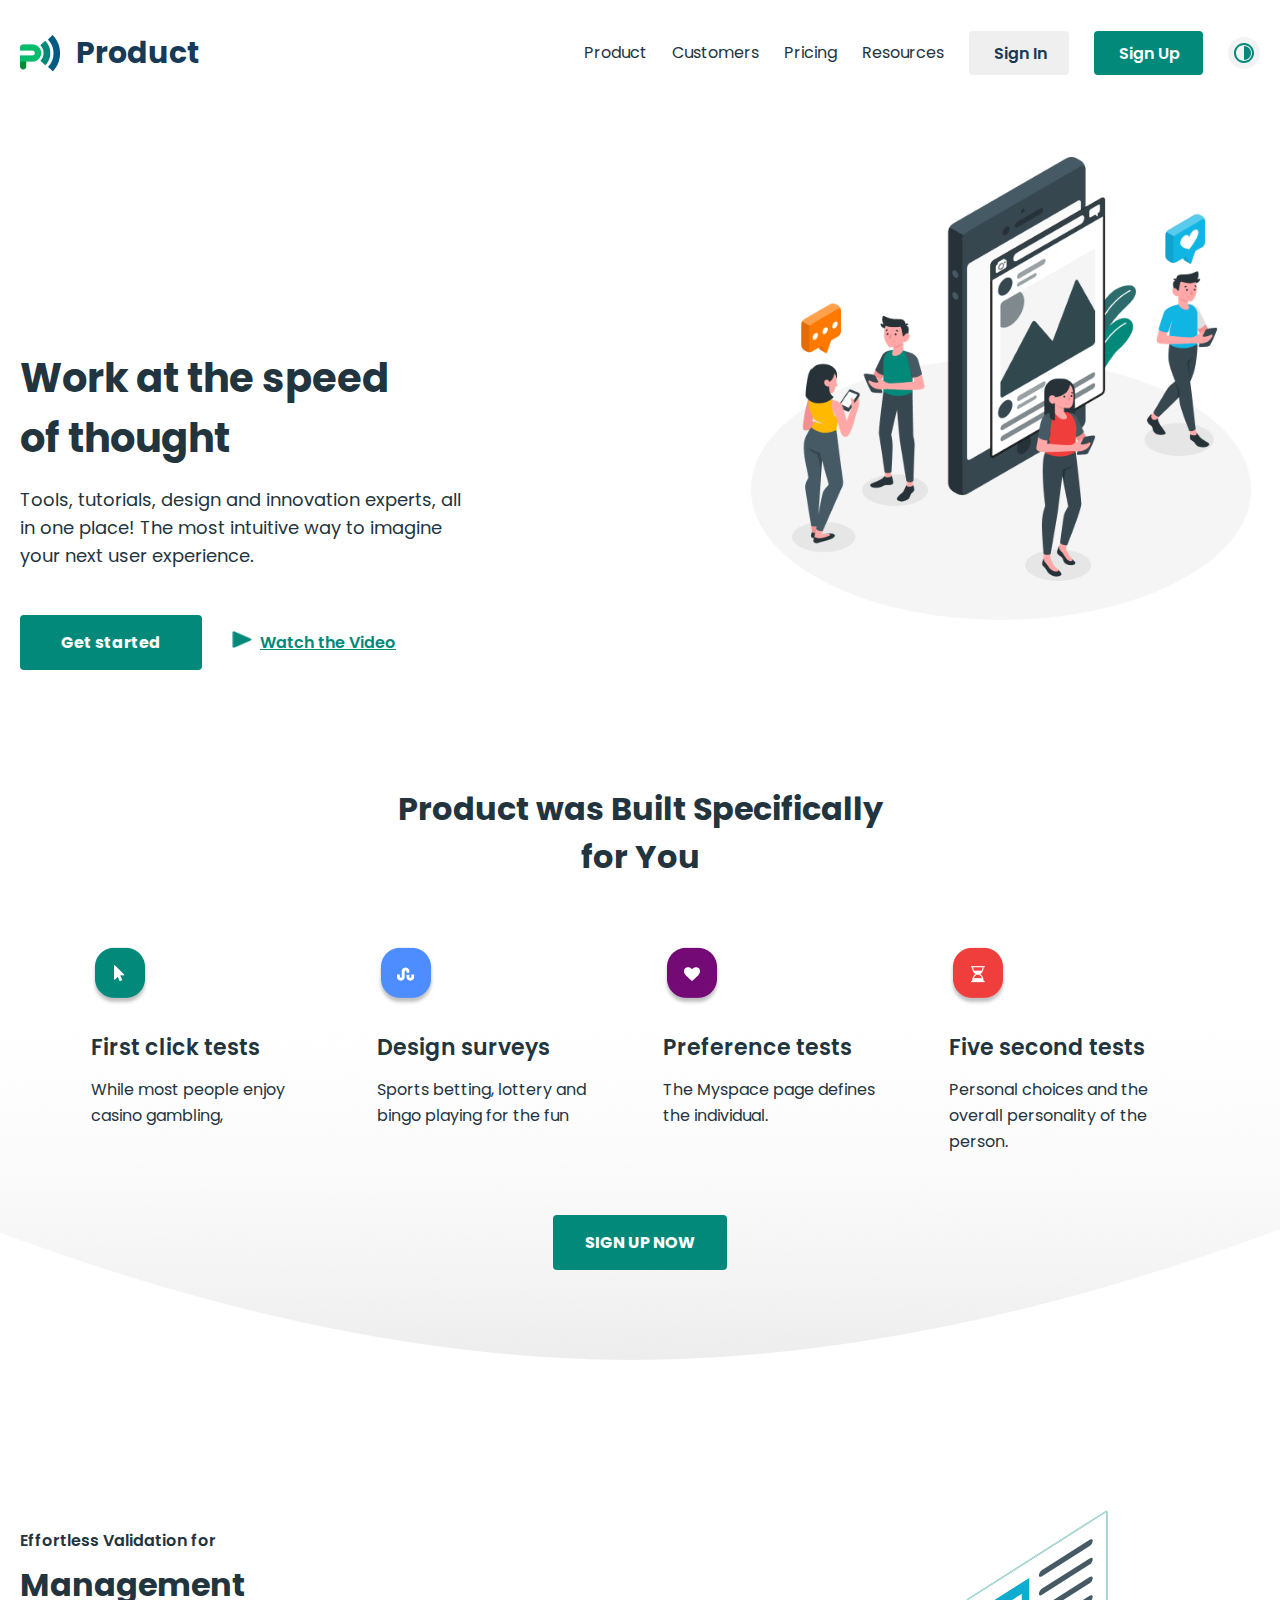
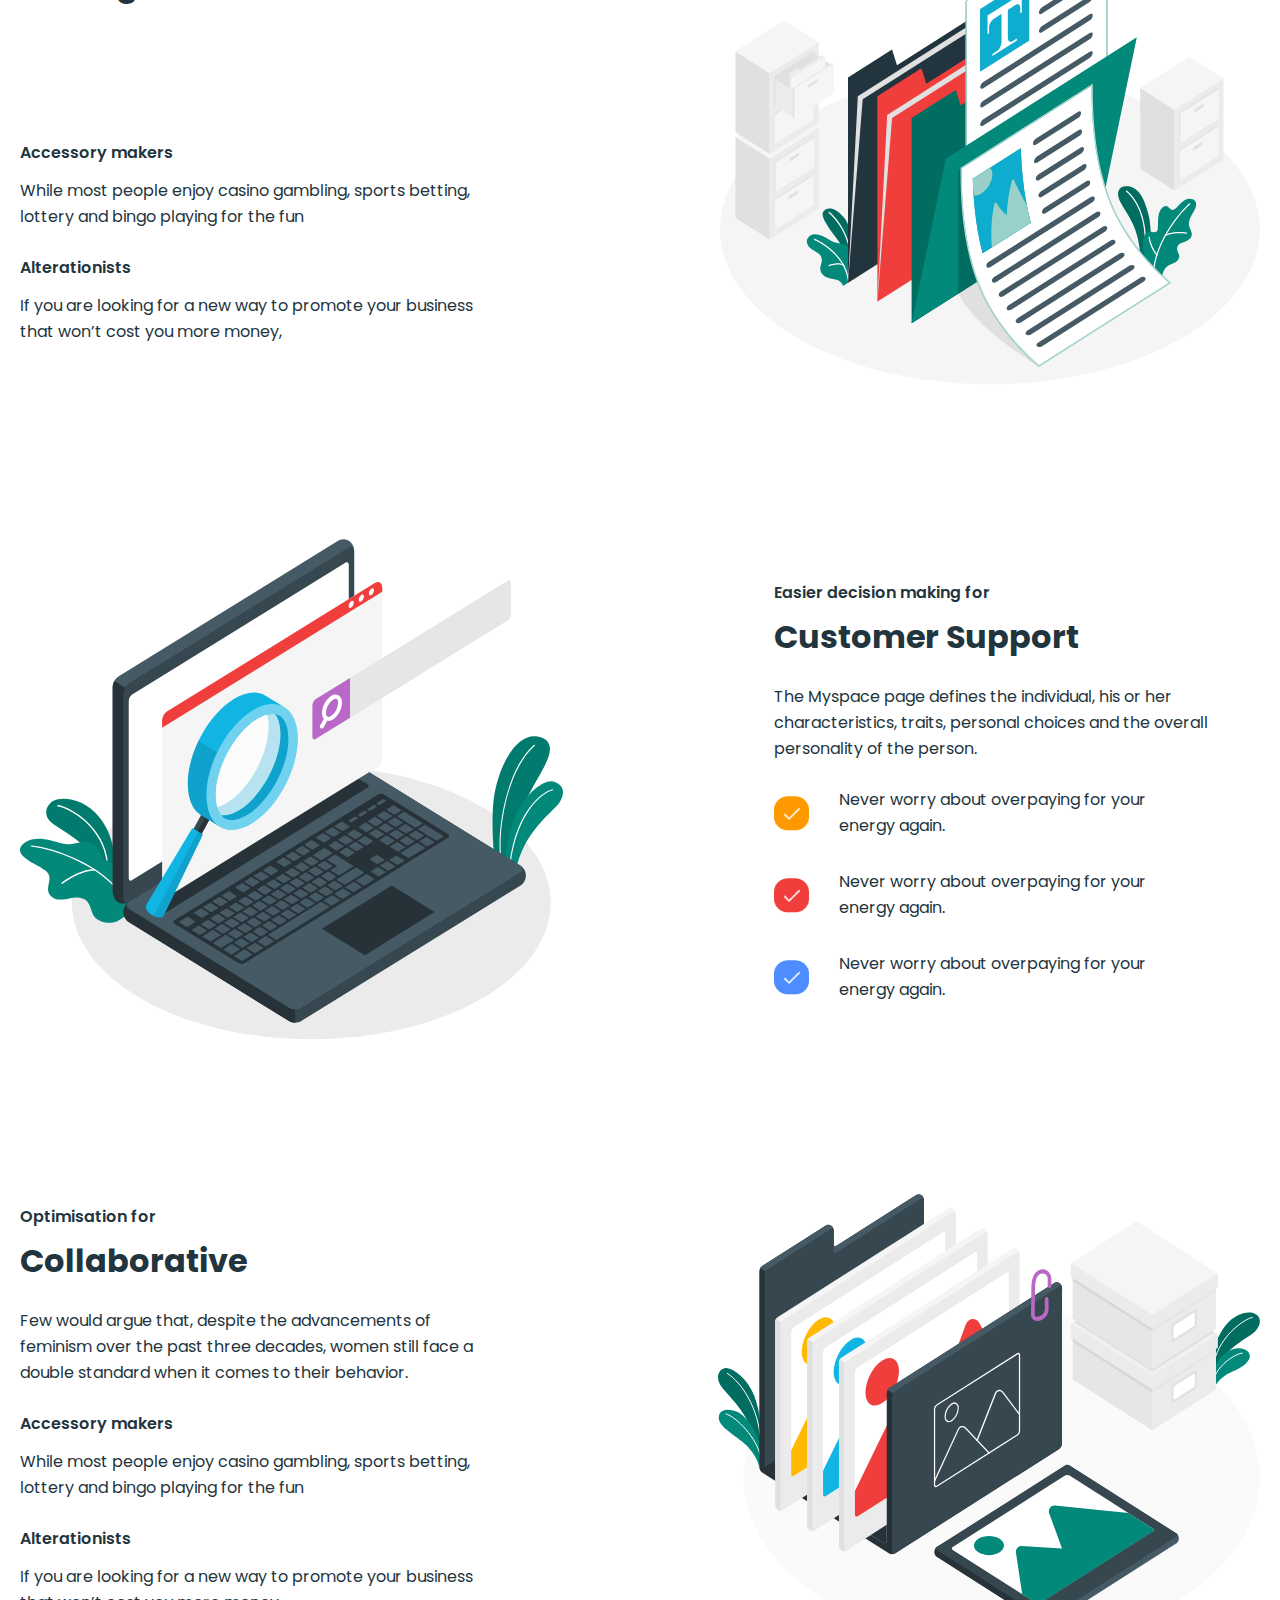
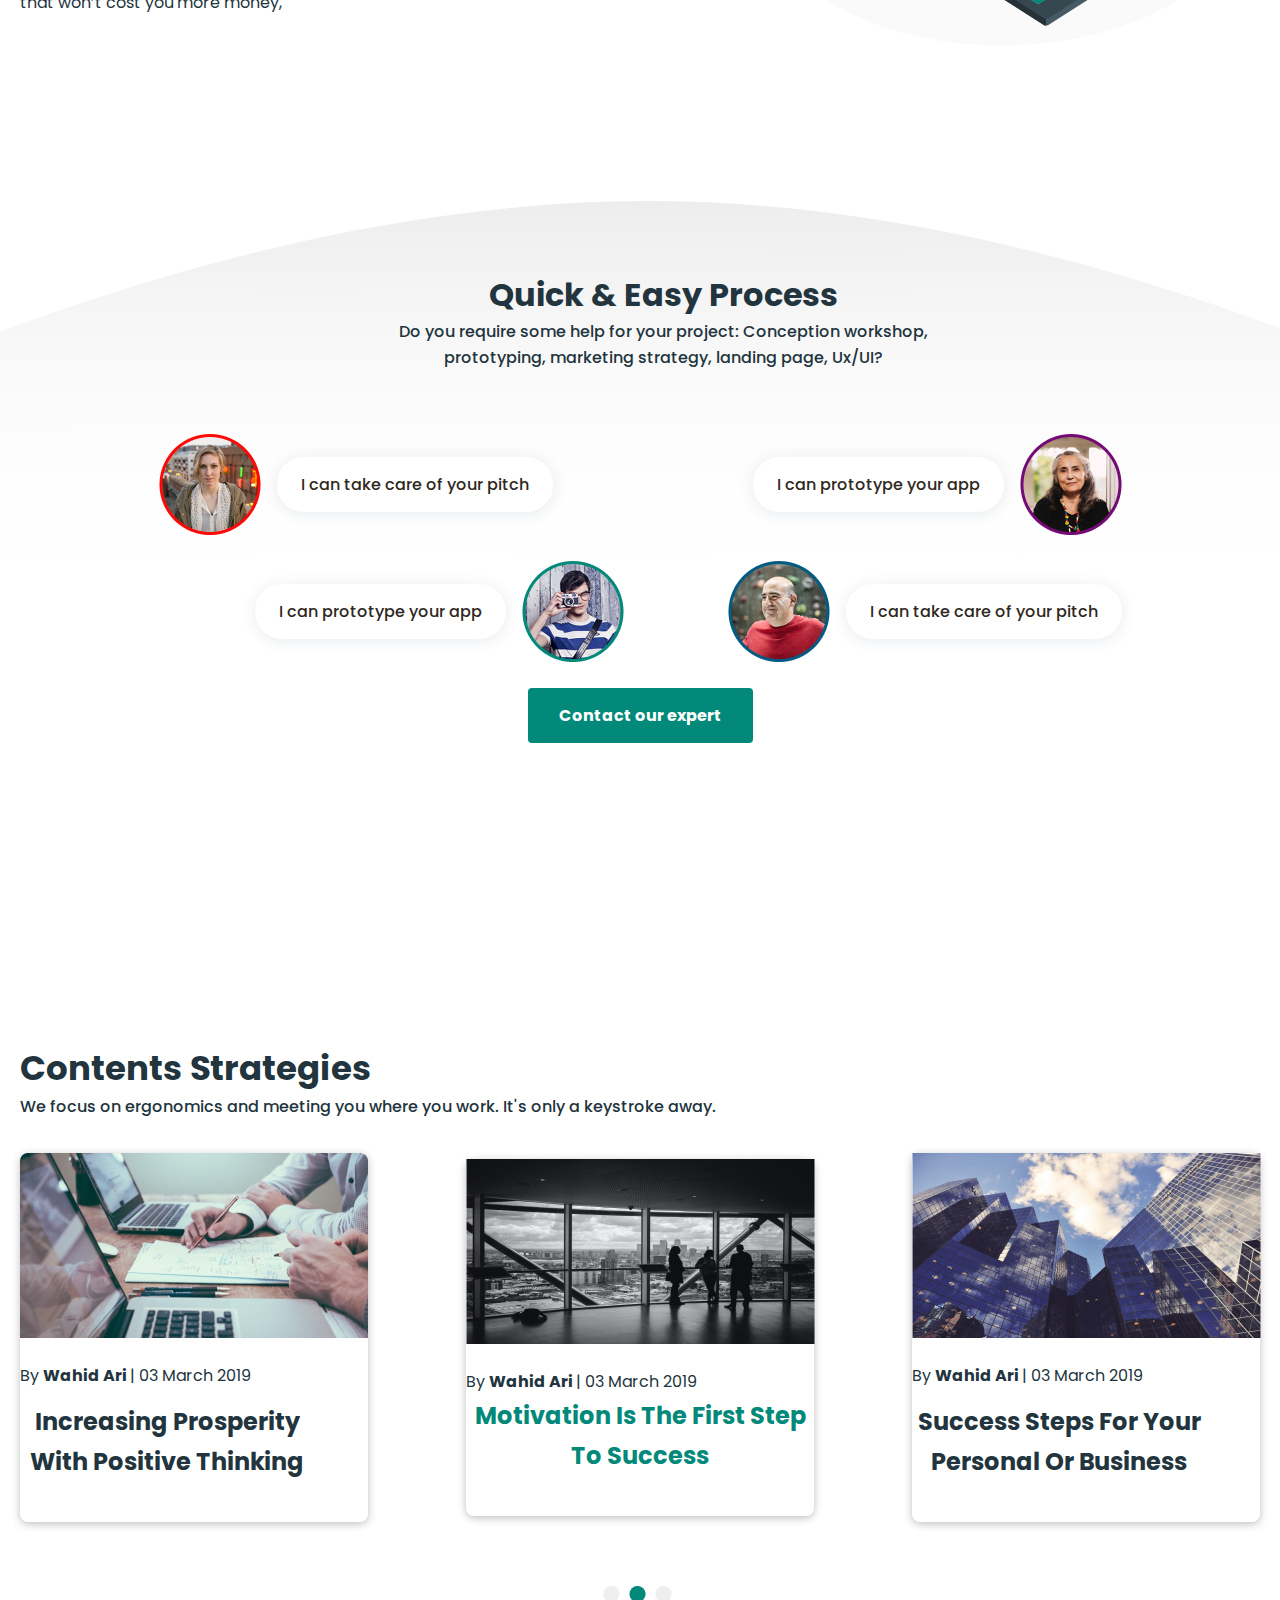
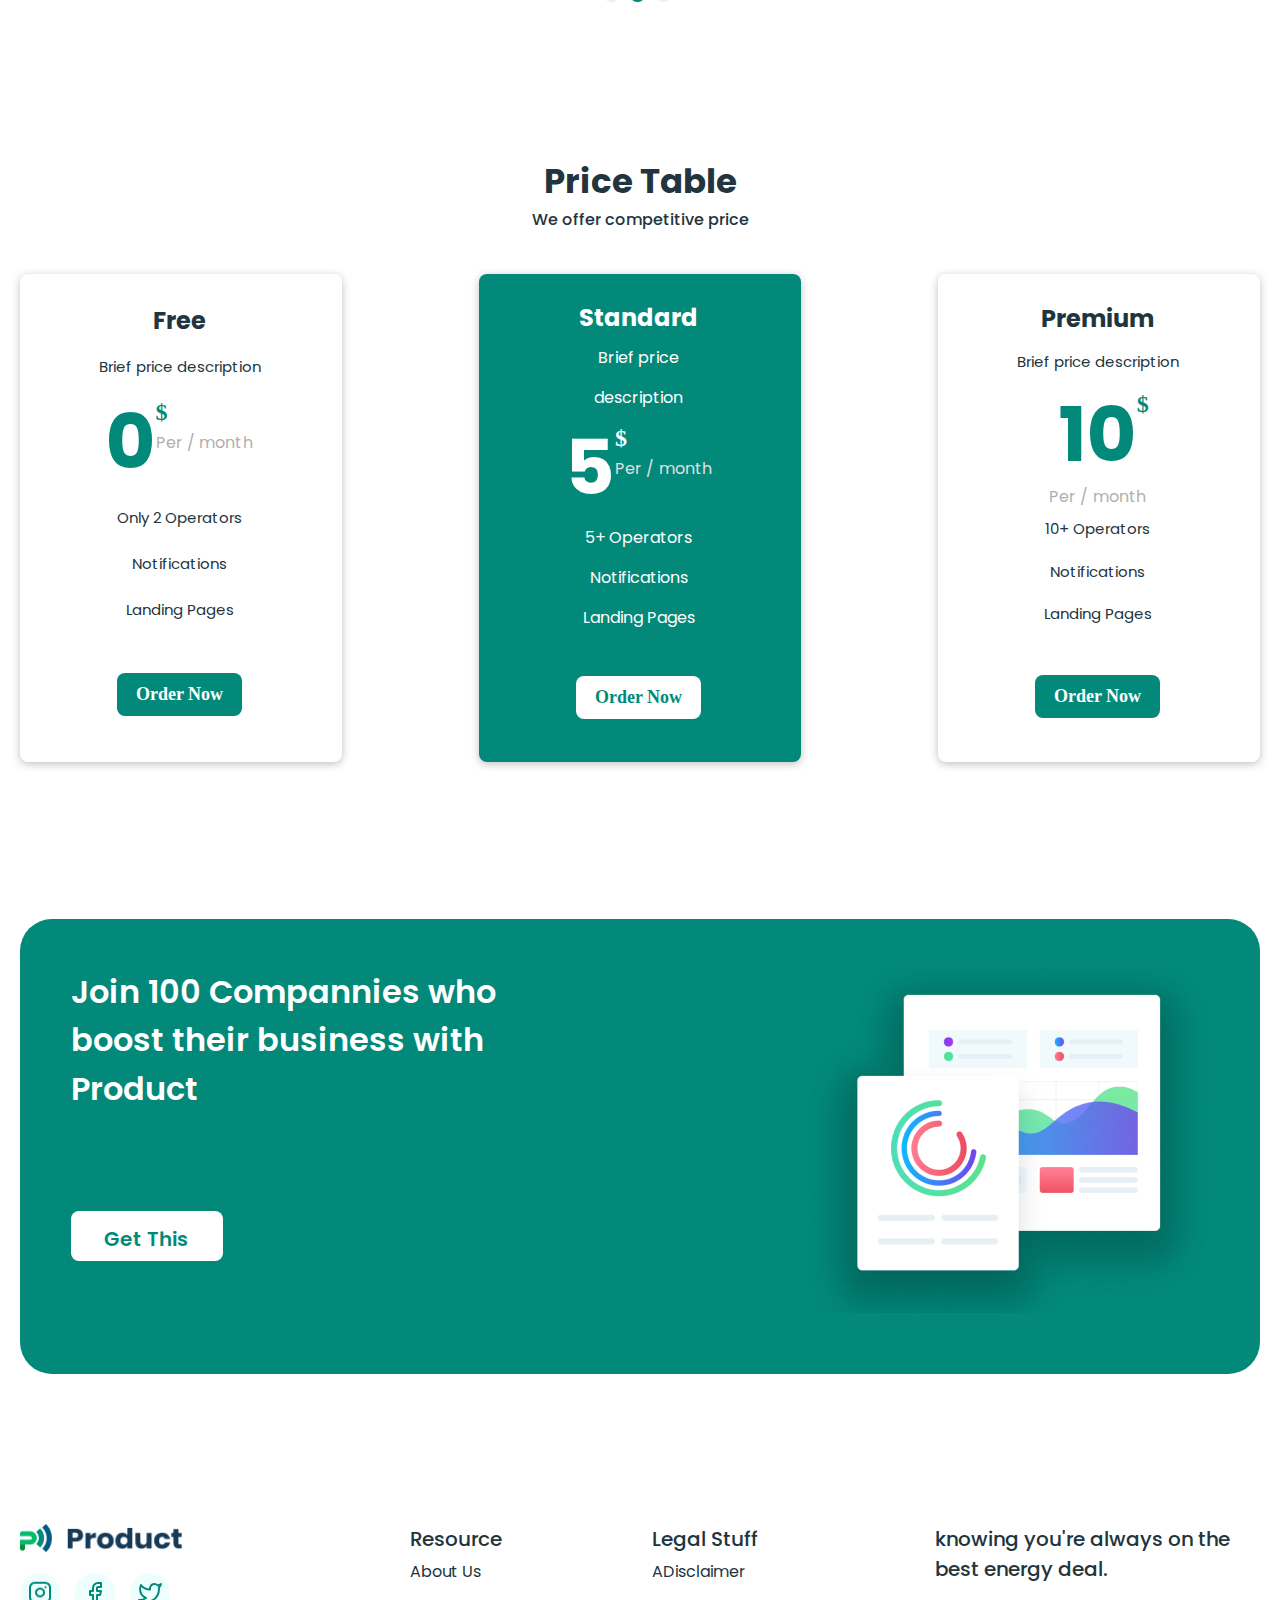
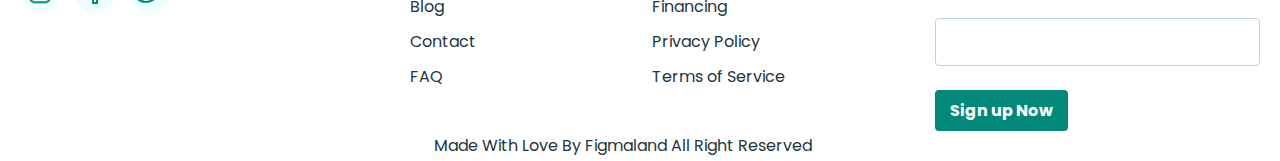
<file: index.html>
<!DOCTYPE html>
<html lang="en">
<head>
    <meta charset="UTF-8">
    <meta name="viewport" content="width=device-width, initial-scale=1.0">
    <title>Document</title>
    <link rel="stylesheet" href="./css/styles.css">
</head>
<body id="body">
    <header class="header" id="header">
        <div class="container">
            <div class="header__wrapper">
                <a href="#body" class="header__left__wrapper">
                    <img src="./img/header__logo.png" alt="">
                    <h1 class="header__left_header">
                        Product
                    </h1>
                </a>
                <div class="header__right_wrapper">
                    <ul class="header__list">
                        <li class="header__item">
                            <a class="header__item" href="/">Product</a>
                        </li>
                        <li class="header__item">
                            <a class="header__item" href="./customers.html">Customers</a>
                        </li>
                        <li class="header__item">
                            <a class="header__item" href="./pricing.html">Pricing</a>
                        </li>
                        <li class="header__item">
                            <a class="header__item" href="./recoursec.html">Resources</a>
                        </li>
                    </ul>
                    
                    <button class="header__btn-1">
                        Sign In
                    </button>
                    <button class="header__btn-2">
                        Sign Up
                    </button>
                    
                    <span class="header__span" id="darkmode">
                        
                    </span>
                    
                    
                </div>
                <img class="header__burger" src="./img/menu.png" alt="">
            </div>
        </div>
    </header>
    <main>
        <section class="at" id="at">
            <div class="container">
                <div class="at__wrapper">
                    <h2 class="at__header">
                        Work at the speed of thought
                    </h2>
                    <p class="at__text">
                        Tools, tutorials, design and innovation experts, all in one place! The most intuitive way to
                        imagine your next user experience.
                    </p>
                    <button class="at__btn">
                        Get started
                    </button>
                    <img class="at_img" width="20" height="17px" src="./img/Triangle Copy 6.png" alt="">
                    <a class="at__link" href="/">
                        Watch the Video
                    </a>
                </div>
            </div>
        </section>
        <section class="for">
            <div class="container">
                <div class="for__wrapper">
                    <h2 class="for_header">
                        Product was Built Specifically for You
                    </h2>
                    <ol class="for__list">
                        <li class="for__item">
                            <img src="./img/for__item.png" alt="">
                            <h3 class="for__list-header">
                                First click tests
                            </h3>
                            <p class="for__item-text">
                                While most people enjoy casino gambling,
                            </p>
                        </li>
                        <li class="for__item">
                            <img src="./img/for__item-2.png" alt="">
                            <h3 class="for__list-header">
                                Design surveys
                            </h3>
                            <p class="for__item-text">
                                Sports betting, lottery and bingo playing for the fun
                            </p>
                        </li>
                        <li class="for__item">
                            <img src="./img/for__item-3.png" alt="">
                            <h3 class="for__list-header">
                                Preference tests
                            </h3>
                            <p class="for__item-text">
                                The Myspace page defines the individual.
                            </p>
                        </li>
                        <li class="for__item">
                            <img src="./img/for__item-4.png" alt="">
                            <h3 class="for__list-header">
                                Five second tests
                            </h3>
                            <p class="for__item-text">
                                Personal choices and the overall personality of the person.
                            </p>
                        </li>
                    </ol>
                    <button class="for__btn">
                        SIGN UP NOW
                    </button>
                </div>
            </div>
        </section>
        <section class="man">
            <div class="container">
                <div class="man__wrapper">
                    <ol class="man__list">
                        <li class="man__item">
                            
                            
                            <div class="man__top-wrapper">
                                <p class="man__top_left-text">
                                    Effortless Validation for
                                </p>
                                <h2 class="man__top_left_header">
                                    Management
                                </h2>
                                <h4 class="man__top_left-header-2">
                                    Accessory makers
                                </h4>
                                <p class="man__top_left-text-2">
                                    While most people enjoy casino gambling, sports betting, lottery and bingo playing
                                    for
                                    the fun
                                </p>
                                <h4 class="man__top_left-header-2">
                                    Alterationists
                                </h4>
                                <p class="man__top_left-text-2">
                                    If you are looking for a new way to promote your business that won’t cost you more
                                    money,
                                </p>
                            </div>
                            
                            <div class="man__item_img-wrapper">
                                <img class="man__item_img" src="./img/amico.svg" alt="">
                            </div>
                            
                        </li>
                        
                        <li class="man__item">
                            
                            <div class="man__top-wrapper">
                                <p class="man__top_left-text">
                                    Easier decision making for
                                </p>
                                <h2 class="man__center_left_header">
                                    Customer Support
                                </h2>
                                
                                <p class="man__top_left-text-2">
                                    The Myspace page defines the individual, his or her characteristics, traits,
                                    personal
                                    choices and the overall personality of the person.
                                </p>
                                
                                <ol class="man__center_list">
                                    <li class="man__center_item">
                                        <img class="man_center_img" src="./img/man__center-1.png" alt="">
                                        <p class="man_center_text">
                                            Never worry about overpaying for your energy again.
                                        </p>
                                    </li>
                                    
                                    <li class="man__center_item">
                                        <img class="man_center_img" src="./img/man__center-2.png" alt="">
                                        <p class="man_center_text">
                                            Never worry about overpaying for your energy again.
                                        </p>
                                    </li>
                                    
                                    <li class="man__center_item">
                                        <img class="man_center_img" src="./img/man__center-3.png" alt="">
                                        <p class="man_center_text">
                                            Never worry about overpaying for your energy again.
                                        </p>
                                    </li>
                                </ol>
                                
                            </div>
                            
                            
                            <div class="man__item_img-wrapper">
                                <img class="man__item_img" src="./img/amico-2.svg" alt="">
                            </div>
                            
                            
                        </li>
                        
                        
                        
                        <li class="man__item">
                            <div class="man__top-wrapper">
                                <p class="man__top_left-text">
                                    Optimisation for
                                </p>
                                <h2 class="man__bottom_left_header">
                                    Collaborative
                                </h2>
                                <p class="man__top_left-text-2">
                                    Few would argue that, despite the advancements of feminism over the past three
                                    decades,
                                    women still face a double standard when it comes to their behavior.
                                </p>
                                <h4 class="man__top_left-header-2">
                                    Accessory makers
                                </h4>
                                <p class="man__top_left-text-2">
                                    While most people enjoy casino gambling, sports betting, lottery and bingo playing
                                    for
                                    the fun
                                </p>
                                <h4 class="man__top_left-header-2">
                                    Alterationists
                                </h4>
                                <p class="man__top_left-text-2">
                                    If you are looking for a new way to promote your business that won’t cost you more
                                    money,
                                </p>
                            </div>
                            
                            <div class="man__item_img-wrapper">
                                <img class="man__item_img" src="./img/amico-3.svg" alt="">
                            </div>
                            
                        </li>
                    </ol>
                    
                    
                    
                </div>
            </div>
        </section>
        
        <section class="can">
            <div class="container">
                <div class="can__wrapper">
                    <div class="can__top_wrapper">
                        <h2 class="can__header">
                            Quick & Easy Process
                        </h2>
                        <p class="can__text">
                            Do you require some help for your project: Conception workshop, prototyping, marketing
                            strategy, landing page, Ux/UI?
                        </p>
                    </div>
                    <div class="can__bottom_wrapper">
                        <ol class="can__b_list">
                            <li class="can__b_item">
                                <img class="can__b_img-1" src="./img/Avator-1.png" alt="">
                                <p class="can__b_text">
                                    I can take care of your pitch
                                </p>
                            </li>
                            
                            <li class="can__b_item">
                                <p class="can__b_text">
                                    I can prototype your app
                                </p>
                                <img class="can__b_img-2" src="./img/Avator-2.png" alt="">
                                
                            </li>
                            
                            <li class="can__b_item-2">
                                <p class="can__b_text">
                                    I can prototype your app
                                </p>
                                <img class="can__b_img-2" src="./img/Avator3.png" alt="">
                                
                            </li>
                            <li class="can__b_item">
                                <img class="can__b_img-1" src="./img/Avator4.png" alt="">
                                <p class="can__b_text">
                                    I can take care of your pitch
                                </p>
                            </li>
                            
                        </ol>
                        
                    </div>
                    <div class="can__btn-wrapper">
                        <button class="can__b_btn">
                            Contact our expert
                        </button>
                    </div>
                </div>
            </div>
        </section>
        <section class="con">
            <div class="container">
                <div class="con__wrapper">
                    <h2 class="con__header">
                        Contents Strategies
                    </h2>
                    <p class="con__text">
                        We focus on ergonomics and meeting you where you work. It's only a keystroke away.
                    </p>
                    <ol class="con__list">
                        <li class="con__item">
                            <img src="./img/con__img-1.png" alt="">
                            <p class="con__item_text">
                                By <span class="con__item_text-span">
                                    Wahid Ari
                                </span>
                                | 03 March 2019
                            </p>
                            <h3 class="con__item_header">
                                Increasing Prosperity With Positive Thinking
                            </h3>
                        </li>
                        
                        <li class="con__item">
                            <img src="./img/con__img-2.png" alt="">
                            <p class="con__item_text">
                                By <span class="con__item_text-span">
                                    Wahid Ari
                                </span>
                                | 03 March 2019
                            </p>
                            <h3 class="con__item_header-2">
                                Motivation Is The First Step To Success
                            </h3>
                        </li>
                        
                        <li class="con__item">
                            <img src="./img/con__img-3.png" alt="">
                            <p class="con__item_text">
                                By <span class="con__item_text-span">
                                    Wahid Ari
                                </span>
                                | 03 March 2019
                            </p>
                            <h3 class="con__item_header">
                                Success Steps For Your Personal Or Business
                            </h3>
                        </li>
                    </ol>
                    <img class="carosolt" src="./img/carosolt.png" alt="">
                </div>
            </div>
        </section>
        
        <section class="we">
            <div class="container">
                <div class="we__wrapper">
                    
                    <h2 class="we__header">
                        Price Table
                    </h2>
                    <p class="we__text">
                        We offer competitive price
                    </p>
                    
                    
                    <ol class="we__list">
                        <li class="we__item">
                            <h3 class="we__item_header">
                                Free
                            </h3>
                            <p class="we__item__text-1">
                                Brief price description
                            </p>
                            <p class="we__item__text-2">
                                0
                            </p>
                            <sup class="we__item__text-3">
                                $
                            </sup>
                            <p class="we__item__text-4">
                                Per / month
                            </p>
                            <p class="we__item__text-1">
                                Only 2 Operators
                            </p>
                            <p class="we__item__text-1">
                                Notifications
                            </p>
                            <p class="we__item__text-1">
                                Landing Pages
                            </p>
                            <button class="we__item_btn">
                                Order Now
                            </button>
                        </li>
                        
                        <li class="we__item-1">
                            <h3 class="we__item_header-1-1">
                                Standard
                            </h3>
                            <p class="we__item__text-1-1">
                                Brief price description
                            </p>
                            <p class="we__item__text-2-1">
                                5
                            </p>
                            <sup class="we__item__text-3-1">
                                $
                            </sup>
                            <p class="we__item__text-4-1">
                                Per / month
                            </p>
                            <p class="we__item__text-1-1">
                                5+ Operators
                            </p>
                            <p class="we__item__text-1-1">
                                Notifications
                            </p>
                            <p class="we__item__text-1-1">
                                Landing Pages
                            </p>
                            <button class="we__item_btn-1">
                                Order Now
                            </button>
                        </li>
                        
                        <li class="we__item">
                            <h3 class="we__item_header">
                                Premium
                            </h3>
                            <p class="we__item__text-1">
                                Brief price description
                            </p>
                            <p class="we__item__text-2">
                                10
                            </p>
                            <sup class="we__item__text-3">
                                $
                            </sup>
                            <p class="we__item__text-4">
                                Per / month
                            </p>
                            <p class="we__item__text-1">
                                10+ Operators
                            </p>
                            <p class="we__item__text-1">
                                Notifications
                            </p>
                            <p class="we__item__text-1">
                                Landing Pages
                            </p>
                            <button class="we__item_btn">
                                Order Now
                            </button>
                        </li>
                    </ol>
                </div>
            </div>
        </section>
        
        <section class="who">
            <div class="container">
                <div class="who__wrapper">
                    <div class="who__wrapper-2">
                        <h2 class="who__header">
                            Join 100 Compannies who boost their business with Product
                        </h2>
                        
                        <button class="who__btn">
                            Get This
                        </button>
                    </div>
                    
                    <div>
                        <img class="who__img" src="./img/screen.png" alt="">
                    </div>
                </div>
            </div>
        </section>
    </main>
    
    <footer class="footer">
        <div class="container">
            <div class="footer__wrapper">
                <div class="footer__top_wrapper">
                    
                    <a class="footer__left_wrapper" href="/">
                        <img class="footer__left_img-11" width="163" height="29px" src="./img/product.png" alt="">
                        <img class="footer__left_img-1" width="40" height="40" src="./img/footer-1.png" alt="">
                        <img class="footer__left_img-2" width="40" height="40" src="./img/footer-2.svg" alt="">
                        <img class="footer__left_img-3" width="40" height="40" src="./img/footer-3.svg" alt="">
                    </a>
                    
                </div>
                <div class="footer__center__wrapper">
                    <ol class="footer__list">
                        <li class="footer__item">
                            <h2 class="footer__item_header">
                                Resource
                            </h2>
                            <ul class="footer__item_list">
                                <li class="footer__item_item">
                                    <a class="footer__item_item" href="/#body">About Us</a>
                                </li>
                                <li class="footer__item_item">
                                    <a class="footer__item_item" href="/">Blog</a>
                                </li>
                                <li class="footer__item_item">
                                    <a class="footer__item_item" href="/">Contact</a>
                                </li>
                                <li class="footer__item_item">
                                    <a class="footer__item_item" href="/">FAQ</a>
                                </li>
                            </ul>
                        </li>
                        
                        <li class="footer__item">
                            <h2 class="footer__item_header">
                                Legal Stuff
                            </h2>
                            <ul class="footer__item_list">
                                <li class="footer__item_item">
                                    <a class="footer__item_item" href="/">ADisclaimer</a>
                                </li>
                                <li class="footer__item_item">
                                    <a class="footer__item_item" href="/">Financing</a>
                                </li>
                                <li class="footer__item_item">
                                    <a class="footer__item_item" href="/">Privacy Policy</a>
                                </li>
                                <li class="footer__item_item">
                                    <a class="footer__item_item" href="/">Terms of Service</a>
                                </li>
                            </ul>
                        </li>
                    </ol>
                    <div class="footer__right_wrapper">
                        <h2 class="footer__right_header">
                            knowing you're always on the best energy deal.
                        </h2>
                        <input type="text" class="footer__right_input">
                        
                        <button class="footer__right_btn">
                            Sign up Now
                        </button>
                    </div>
                </div>
                
                <div class="footer__bottom">
                    <h2 class="footer__bottom_header">
                        Made With Love By Figmaland All Right Reserved
                    </h2>
                </div>
            </div>
        </footer>


        <script src="./js/index.js"></script>
    </body>
    
    </html>
</file>
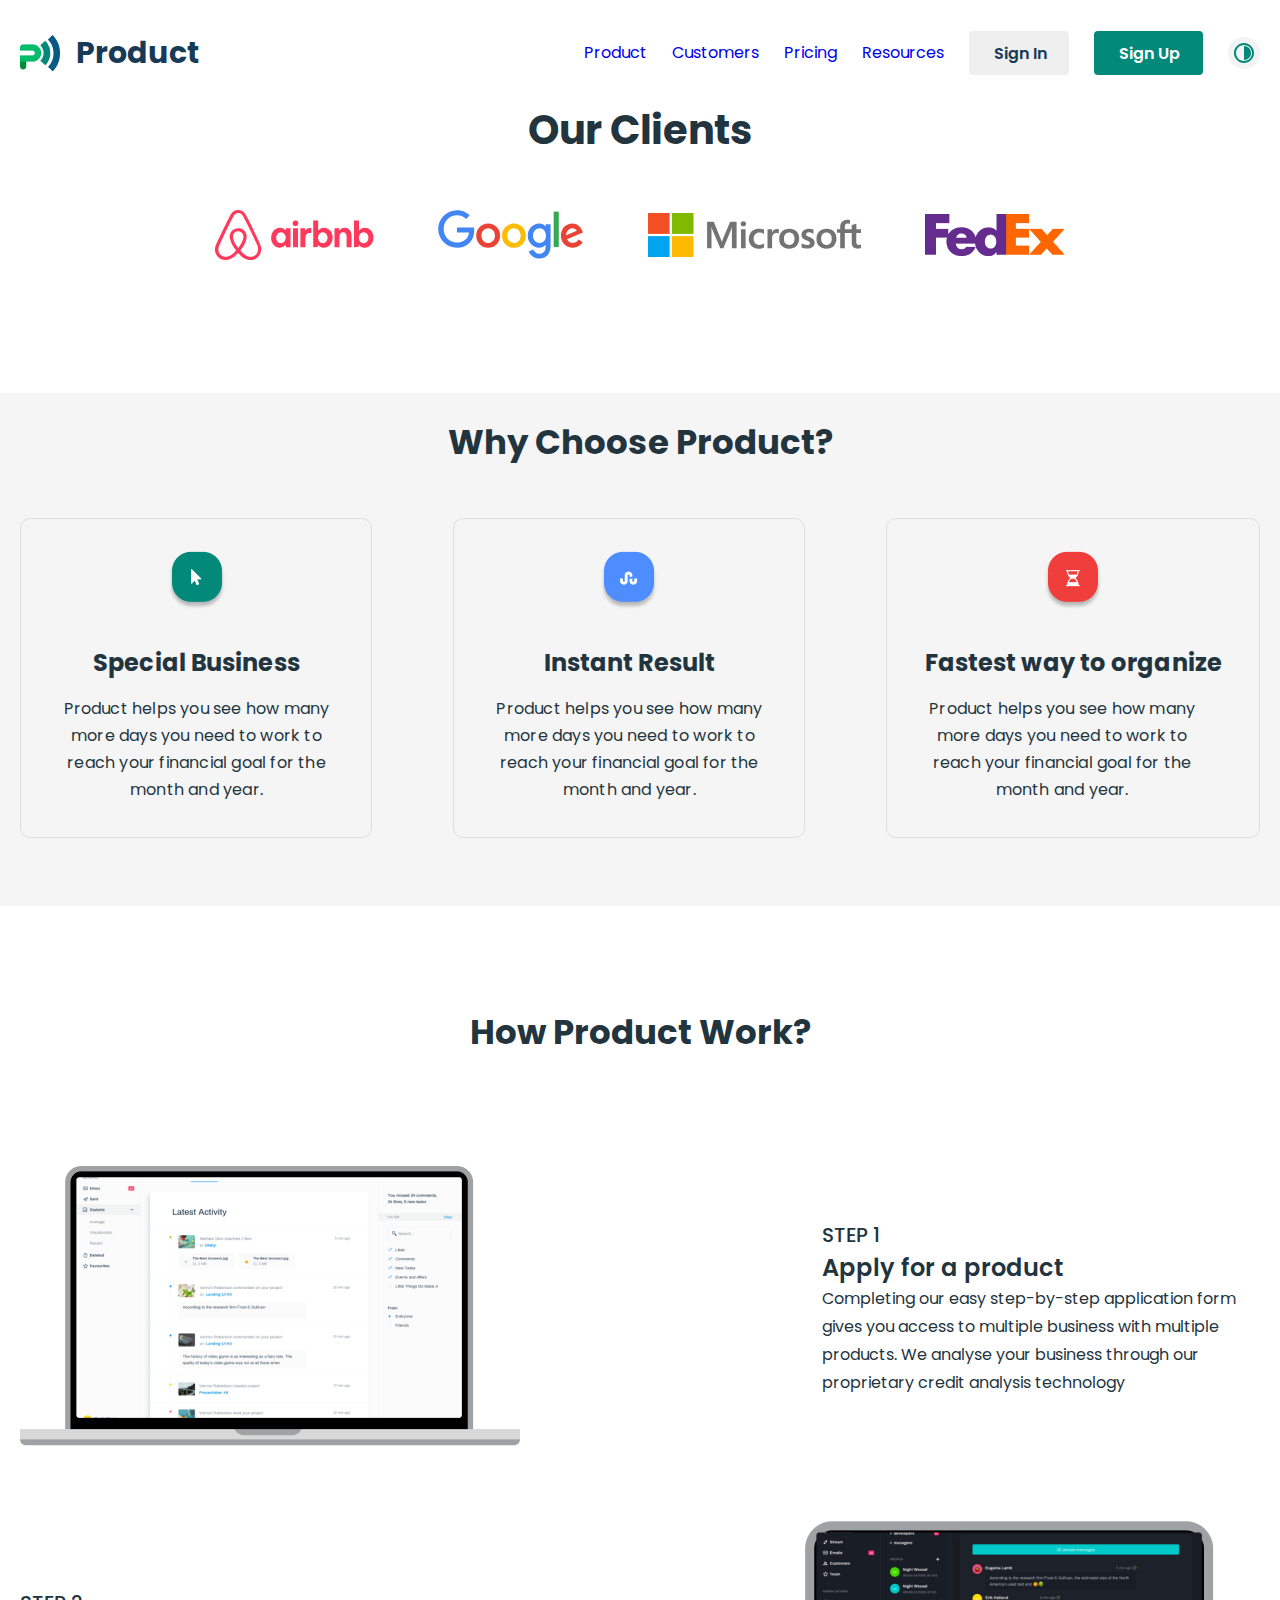
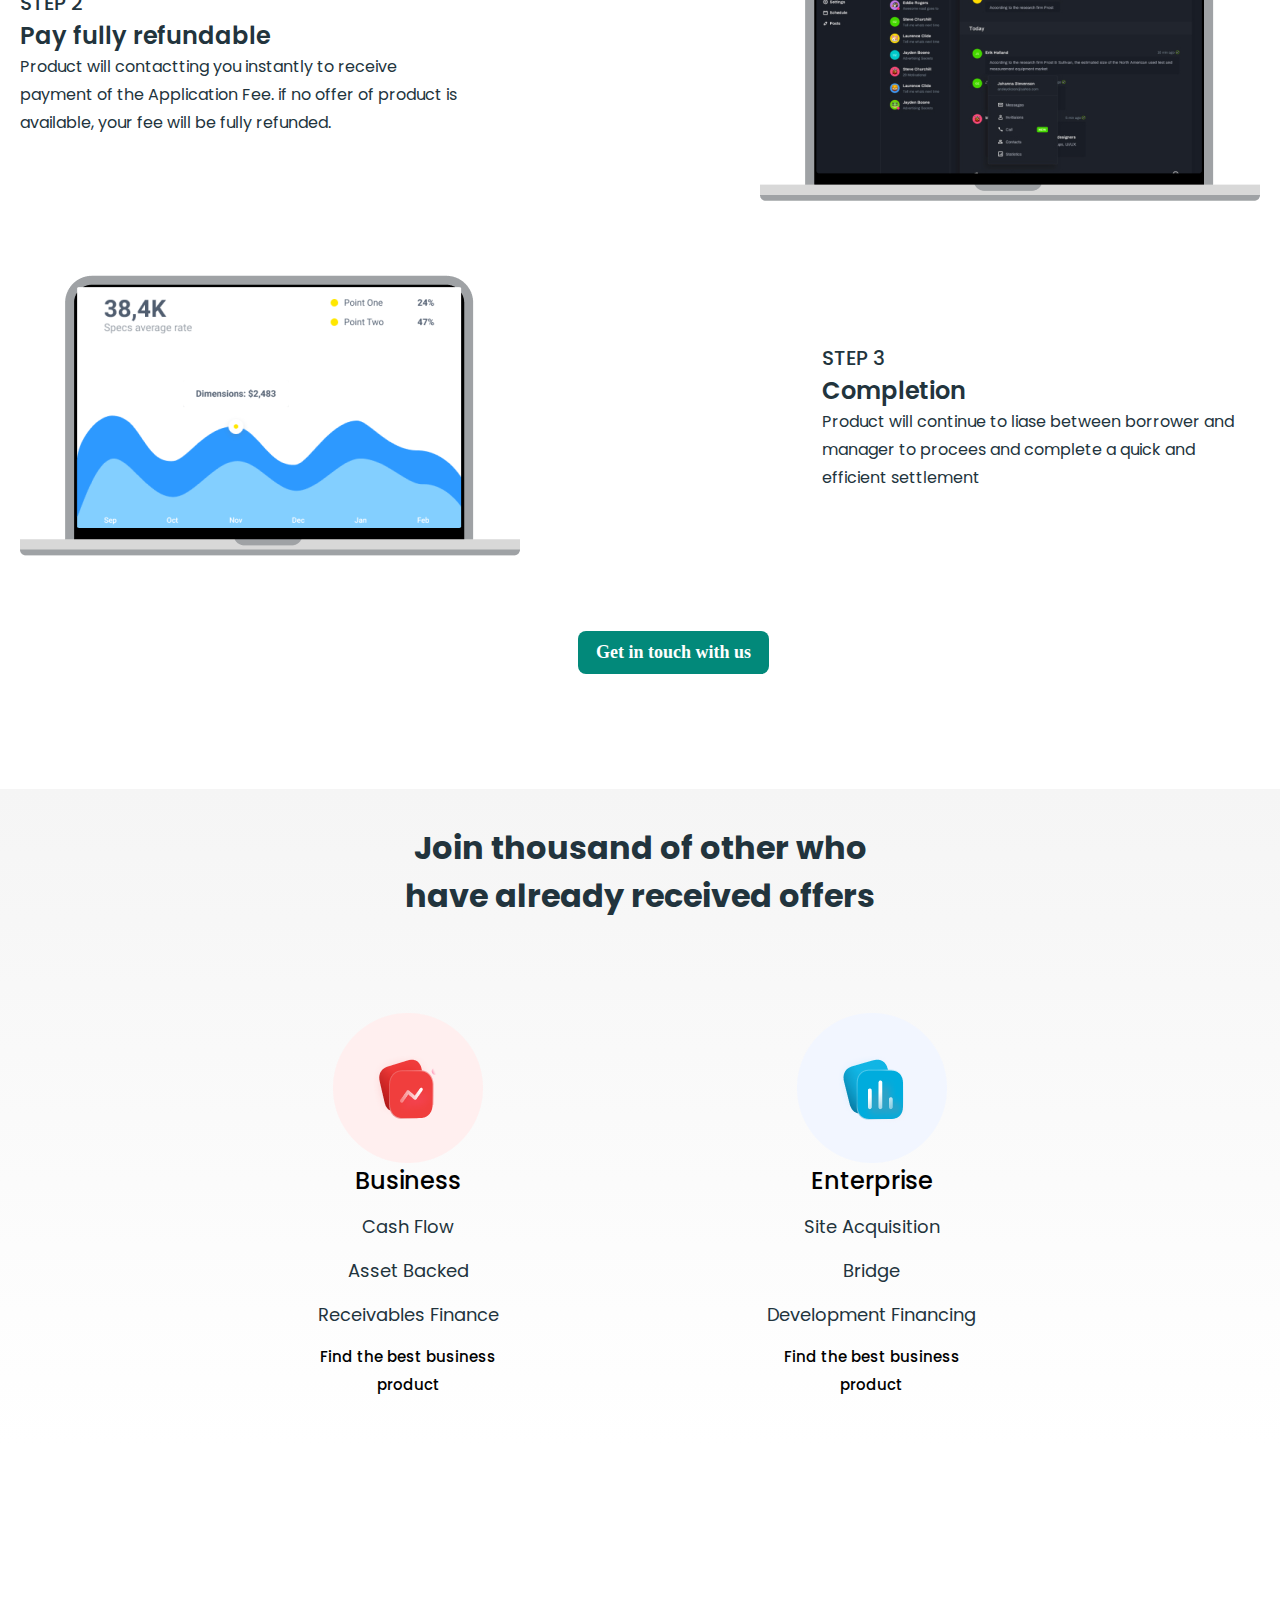
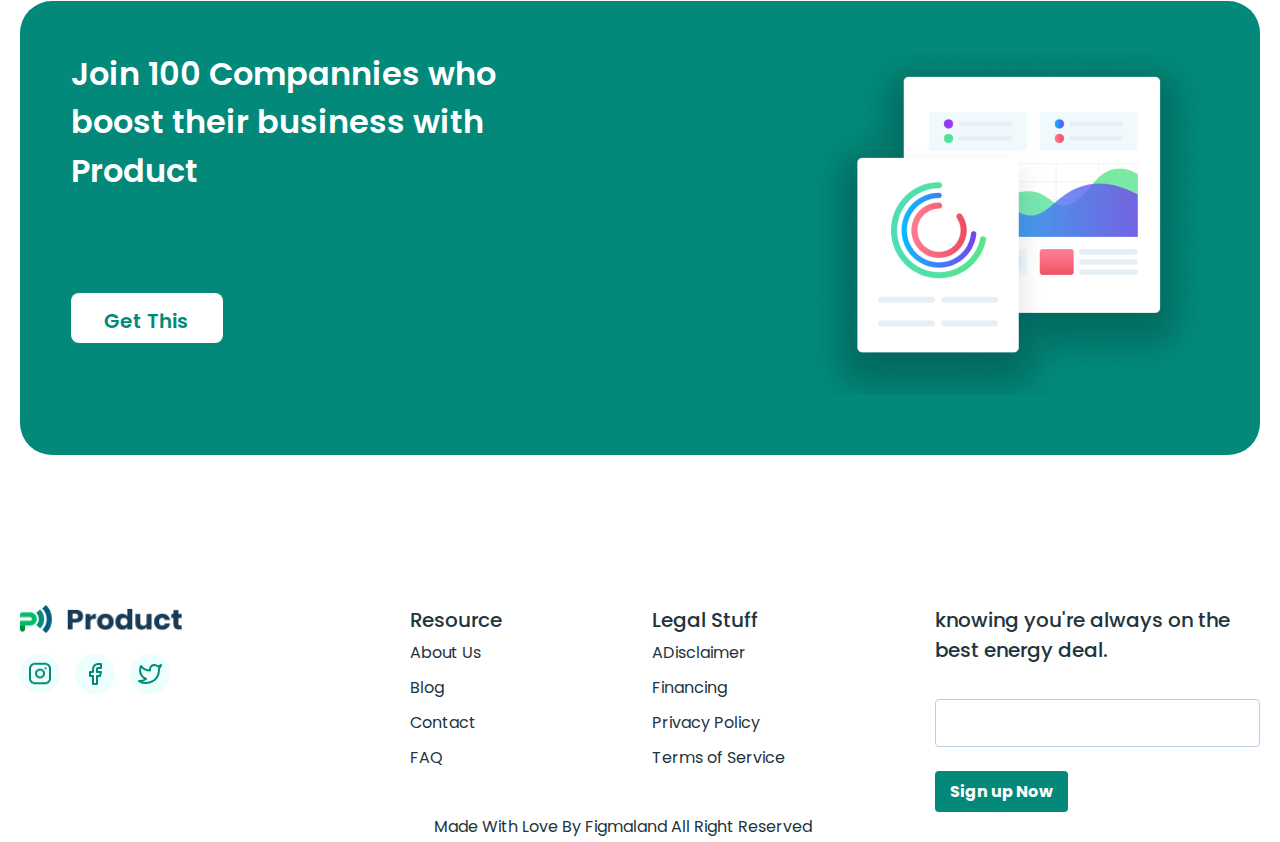
<file: customers.html>
<!DOCTYPE html>
<html lang="ru">
<head>
    <meta charset="UTF-8">
    <meta name="viewport" content="width=device-width, initial-scale=1.0">
    <title>Document</title>
    <link rel="stylesheet" href="./css/styles.css">
</head>
<body>
    <header class="header">
        <div class="container">
            <div class="header__wrapper">
                <div class="header__left__wrapper">
                    <img src="./img/header__logo.png" alt="">
                    <h1 class="header__left_header">
                        Product
                    </h1>
                </div>
                <div class="header__right_wrapper">
                    <ul class="header__list">
                        <li class="header__item">
                            <a class="header__item_link" href="/">Product</a>
                        </li>
                        <li class="header__item">
                            <a class="header__item_link" href="./customers.html">Customers</a>
                        </li>
                        <li class="header__item">
                            <a class="header__item_link" href="./pricing.html">Pricing</a>
                        </li>
                        <li class="header__item">
                            <a class="header__item_link" href="./recoursec.html">Resources</a>
                        </li>
                    </ul>
                    
                    <button class="header__btn-1">
                        Sign In
                    </button>
                    <button class="header__btn-2">
                        Sign Up
                    </button>
                    
                    <span class="header__span">
                        
                    </span>
                    
                    
                </div>
                <img class="header__burger" src="./img/menu.png" alt="">  
            </div>
        </div>
    </header>
    <section class="our">
        <div class="container">
            <div class="our__wrapper">
                <h2 class="our__header">
                    Our Clients
                </h2>
                
                <a href="/" class="our_img-wrapper">
                    <img src="./img/our-q-1.svg" alt="">
                    <img src="./img/our-q-2.svg" alt="">
                    <img class="img-2" src="./img/our-q-3.svg" alt="">
                    <img src="./img/our-q-4.png" alt="">
                </a>
            </div>
        </div>
    </section>
    
    <section class="why">
        <div class="container">
            <div class="why__wrapper">
                <h2 class="why__header">
                    Why Choose Product?
                </h2>
                <ol class="why__list">
                    <li class="why__item">
                        <img src="./img/for__item.png" alt="">
                        <h2 class="why__item_header">
                            Special Business
                        </h2>
                        
                        <p class="why__item_text">
                            Product helps you see how many more days you need to work to reach your financial goal for the month and year.
                        </p>
                    </li>
                    <li class="why__item">
                        <img src="./img/for__item-2.png" alt="">
                        <h2 class="why__item_header">
                            Instant Result
                        </h2>
                        
                        <p class="why__item_text">
                            Product helps you see how many more days you need to work to reach your financial goal for the month and year.
                        </p>
                    </li>
                    <li class="why__item">
                        <img src="./img/for__item-4.png" alt="">
                        <h2 class="why__item_header">
                            Fastest way to organize
                        </h2>
                        
                        <p class="why__item_text">
                            Product helps you see how many more days you need to work to reach your financial goal for the month and year.
                        </p>
                    </li>
                </ol>
            </div>
        </div>
    </section>
    
    <section class="how">
        <div class="container">
            <div class="how__wrapper">
                <h2 class="how__header">
                    How Product Work?
                </h2>
                
                <ol class="how__list">
                    <li class="how__item">
                        <div>
                            <img class="how__img" src="./img/mac1.png" alt="">
                        </div>

                        <div>
                            <h4 class="how__item__header-1">
                                STEP 1
                            </h4>
                            <h2 class="how__item__header-2">
                                Apply for a product
                            </h2>
                            <p class="how__item__text">
                                Completing our easy step-by-step application form gives you access to multiple business with multiple products. We analyse your business through our proprietary credit analysis technology 
                            </p>
                        </div>

                        
                    </li>
                    
                    <li class="how__item">
                        <div>
                            <img class="how__img" src="./img/mac2.png" alt="">
                        </div>


                        <div>
                            <h4 class="how__item__header-1">
                                STEP 2
                            </h4>
                            <h2 class="how__item__header-2">
                                Pay fully refundable
                            </h2>
                            <p class="how__item__text">
                                Product will contactting you instantly to receive payment of the Application Fee. if no offer of product is available, your fee will be fully refunded.
                            </p>
                        </div>


                    </li>
                    
                    <li class="how__item">

                        <div>
                            <img class="how__img" src="./img/mac3.png" alt="">
                        </div>

                        <div>
                            <h4 class="how__item__header-1">
                                STEP 3
                            </h4>
                            <h2 class="how__item__header-2">
                                Completion
                            </h2>
                            <p class="how__item__text">
                                Product will continue to liase between borrower and manager to procees and complete a quick and efficient settlement
                            </p>
                        </div>
                    </li>
                </ol>
                
                <button class="how__btn"> 
                    Get in touch with us
                </button>
            </div>
        </div>
    </section>
    
    
    <section class="of">
        <div class="container">
            <div class="of__wrapper">
                <h2 class="of__header">
                    Join thousand of other who have already received offers
                </h2>
                
                <ol class="of__list">
                    <li class="of__item">
                        <img src="./img/end__sect-1.png" alt="">
                        <h3 class="of__item_header">
                            Business
                        </h3>
                        <p class="of__item_text"> 
                            Cash Flow
                        </p>
                        
                        <p class="of__item_text">
                            Asset Backed
                        </p>
                        
                        <p class="of__item_text">
                            Receivables Finance
                        </p>

                        <p class="of__item_text-2">
                            Find the best business product
                        </p>
                    </li>
                    <li class="of__item">
                        <img src="./img/end__sect-2.png" alt="">
                        <h3 class="of__item_header">
                            Enterprise
                        </h3>
                        <p class="of__item_text"> 
                            Site Acquisition
                        </p>
                        
                        <p class="of__item_text">
                            Bridge 
                        </p>
                        
                        <p class="of__item_text">
                            Development Financing
                        </p>

                        <p class="of__item_text-2">
                            Find the best business product
                        </p>
                    </li>
                </ol>
            </div>
        </div>
    </section>

    <section class="who">
        <div class="container">
            <div class="who__wrapper">
                <div class="who__wrapper-2">
                    <h2 class="who__header">
                        Join 100 Compannies who boost their business with Product
                    </h2>

                    <button class="who__btn">
                        Get This
                    </button>
                </div>

                <div>
                    <img class="who__img" src="./img/screen.png" alt="">
                </div>
            </div>
        </div>
    </section>

    <footer class="footer">
        <div class="container">
            <div class="footer__wrapper">
                <div class="footer__top_wrapper">
                    
                        <a class="footer__left_wrapper" href="/">
                            <img class="footer__left_img-11" width="163" height="29px" src="./img/product.png" alt="">
                        <img class="footer__left_img-1" width="40" height="40" src="./img/footer-1.png" alt="">
                        <img class="footer__left_img-2" width="40" height="40" src="./img/footer-2.svg" alt="">
                        <img class="footer__left_img-3" width="40" height="40" src="./img/footer-3.svg" alt="">
                        </a>
                    
                </div>
                <div class="footer__center__wrapper">
                    <ol class="footer__list">
                        <li class="footer__item">
                            <h2 class="footer__item_header">
                                Resource
                            </h2>
                            <ul class="footer__item_list">
                                <li class="footer__item_item">
                                    <a class="footer__item_item" href="/">About Us</a>
                                </li>
                                <li class="footer__item_item">
                                    <a class="footer__item_item" href="/">Blog</a>
                                </li>
                                <li class="footer__item_item">
                                    <a class="footer__item_item" href="/">Contact</a>
                                </li>
                                <li class="footer__item_item">
                                    <a class="footer__item_item" href="/">FAQ</a>
                                </li>
                            </ul>
                        </li>
    
                        <li class="footer__item">
                            <h2 class="footer__item_header">
                                Legal Stuff
                            </h2>
                            <ul class="footer__item_list">
                                <li class="footer__item_item">
                                    <a class="footer__item_item" href="/">ADisclaimer</a>
                                </li>
                                <li class="footer__item_item">
                                    <a class="footer__item_item" href="/">Financing</a>
                                </li>
                                <li class="footer__item_item">
                                    <a class="footer__item_item" href="/">Privacy Policy</a>
                                </li>
                                <li class="footer__item_item">
                                    <a class="footer__item_item" href="/">Terms of Service</a>
                                </li>
                            </ul>
                        </li>
                    </ol>
                    <div class="footer__right_wrapper">
                        <h2 class="footer__right_header">
                            knowing you're always on the best energy deal.
                        </h2>
                        <input type="text" class="footer__right_input">
    
                        <button class="footer__right_btn">
                            Sign up Now
                        </button>
                    </div>
                </div>
                
                <div class="footer__bottom">
                    <h2 class="footer__bottom_header">
                        Made With Love By Figmaland All Right Reserved
                    </h2>
                </div>
            </div>
    </footer>
    
</body>
</html>
</file>
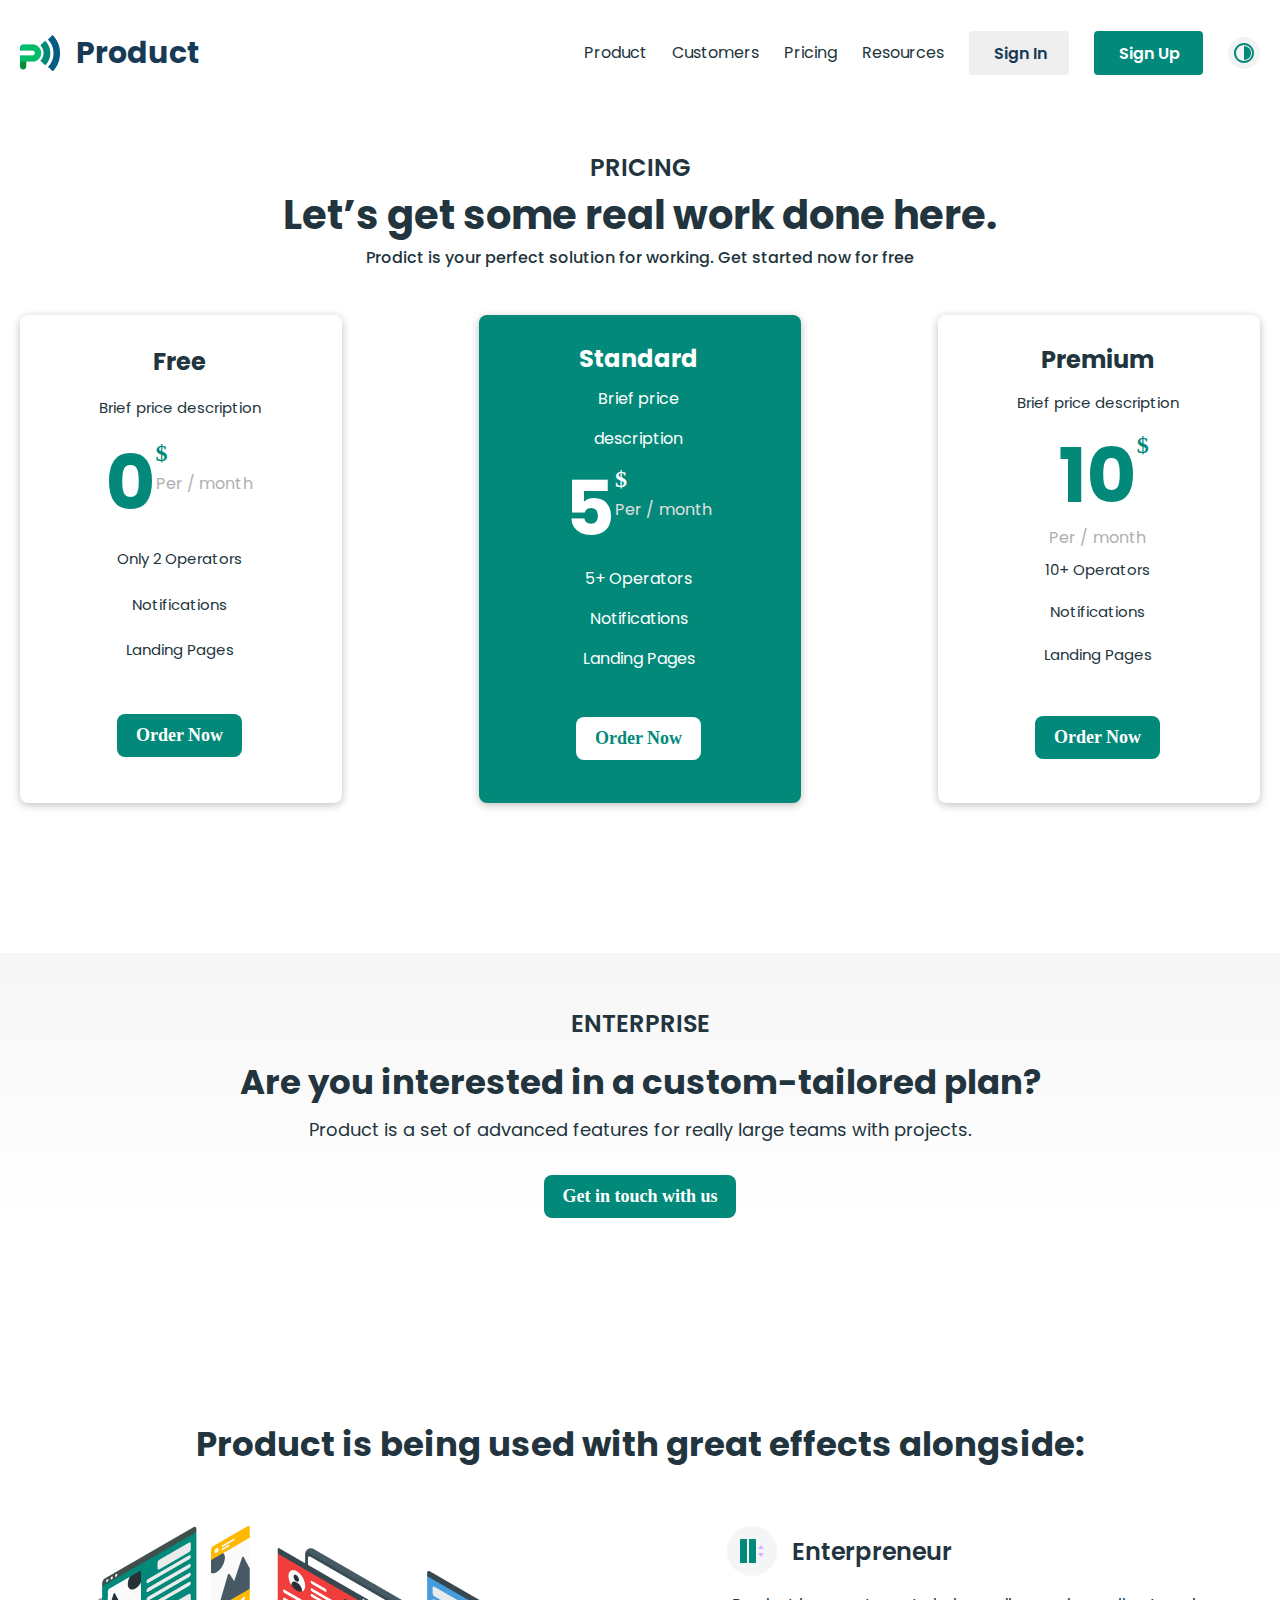
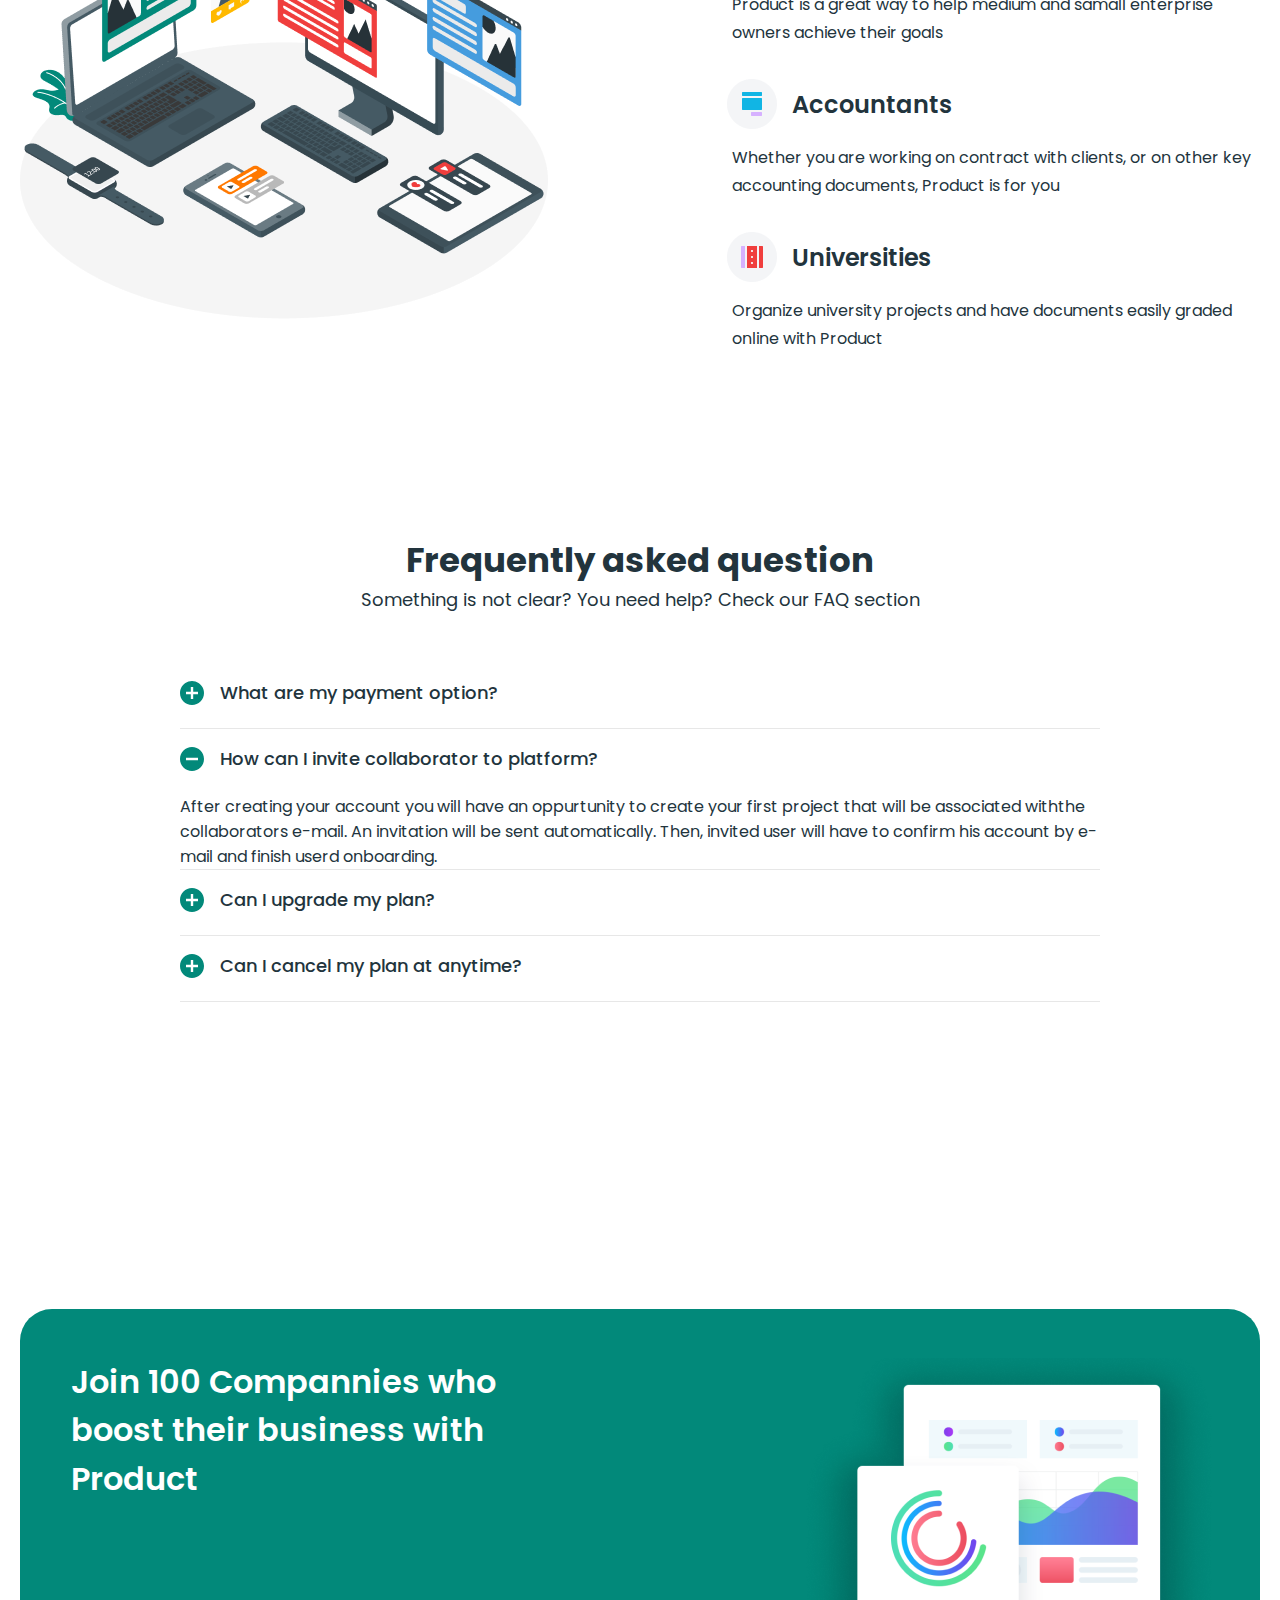
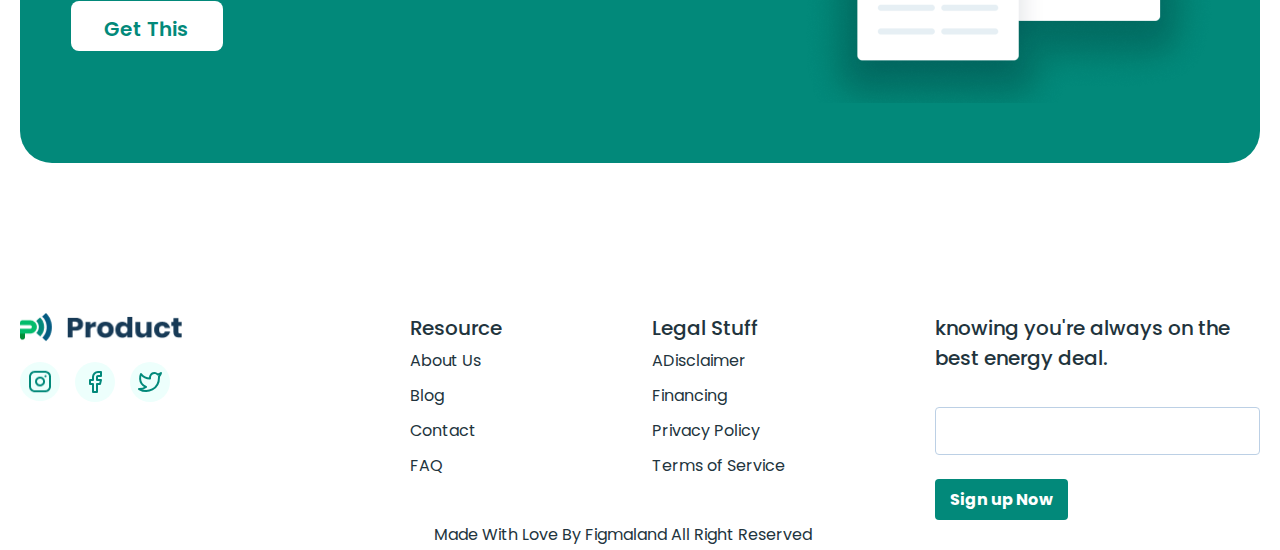
<file: pricing.html>
<!DOCTYPE html>
<html lang="en">

<head>
    <meta charset="UTF-8">
    <meta name="viewport" content="width=device-width, initial-scale=1.0">
    <title>Document</title>
    <link rel="stylesheet" href="./css/styles.css">
</head>

<body>
    <header class="header">
        <div class="container">
            <div class="header__wrapper">
                <div class="header__left__wrapper">
                    <img src="./img/header__logo.png" alt="">
                    <h1 class="header__left_header">
                        Product
                    </h1>
                </div>
                <div class="header__right_wrapper">
                    <ul class="header__list">
                        <li class="header__item">
                            <a class="header__item" href="/">Product</a>
                        </li>
                        <li class="header__item">
                            <a class="header__item" href="./customers.html">Customers</a>
                        </li>
                        <li class="header__item">
                            <a class="header__item" href="./pricing.html">Pricing</a>
                        </li>
                        <li class="header__item">
                            <a class="header__item" href="./recoursec.html">Resources</a>
                        </li>
                    </ul>

                    <button class="header__btn-1">
                        Sign In
                    </button>
                    <button class="header__btn-2">
                        Sign Up
                    </button>

                    <span class="header__span">

                    </span>


                </div>
                <img class="header__burger" src="./img/menu.png" alt="">
            </div>
        </div>
    </header>

    <section class="hero">
        <div class="container">
            <div class="hero__wrapper">

                <h2 class="hero__header">
                    PRICING
                </h2>

                <h2 class="hero__header-2">
                    Let’s get some real work done here.
                </h2>

                <p class="hero__text">
                    Prodict is your perfect solution for working. Get started now for free
                </p>


                <ol class="hero__list">
                    <li class="hero__item">
                        <h3 class="hero__item_header">
                            Free
                        </h3>
                        <p class="hero__item__text-1">
                            Brief price description
                        </p>
                        <p class="hero__item__text-2">
                            0
                        </p>
                        <sup class="hero__item__text-3">
                            $
                        </sup>
                        <p class="hero__item__text-4">
                            Per / month
                        </p>
                        <p class="hero__item__text-1">
                            Only 2 Operators
                        </p>
                        <p class="hero__item__text-1">
                            Notifications
                        </p>
                        <p class="hero__item__text-1">
                            Landing Pages
                        </p>
                        <button class="hero__item_btn">
                            Order Now
                        </button>
                    </li>

                    <li class="hero__item-1">
                        <h3 class="hero__item_header-1-1">
                            Standard
                        </h3>
                        <p class="hero__item__text-1-1">
                            Brief price description
                        </p>
                        <p class="hero__item__text-2-1">
                            5
                        </p>
                        <sup class="hero__item__text-3-1">
                            $
                        </sup>
                        <p class="hero__item__text-4-1">
                            Per / month
                        </p>
                        <p class="hero__item__text-1-1">
                            5+ Operators
                        </p>
                        <p class="hero__item__text-1-1">
                            Notifications
                        </p>
                        <p class="hero__item__text-1-1">
                            Landing Pages
                        </p>
                        <button class="hero__item_btn-1">
                            Order Now
                        </button>
                    </li>

                    <li class="hero__item">
                        <h3 class="hero__item_header">
                            Premium
                        </h3>
                        <p class="hero__item__text-1">
                            Brief price description
                        </p>
                        <p class="hero__item__text-2">
                            10
                        </p>
                        <sup class="hero__item__text-3">
                            $
                        </sup>
                        <p class="hero__item__text-4">
                            Per / month
                        </p>
                        <p class="hero__item__text-1">
                            10+ Operators
                        </p>
                        <p class="hero__item__text-1">
                            Notifications
                        </p>
                        <p class="hero__item__text-1">
                            Landing Pages
                        </p>
                        <button class="hero__item_btn">
                            Order Now
                        </button>
                    </li>
                </ol>
            </div>
        </div>
    </section>

    <section class="ent">
        <div class="container">
            <div class="ent__wrapper">
                <h2 class="ent__header-1">
                    ENTERPRISE
                </h2>
                <h3 class="ent__header-2">
                    Are you interested in a custom-tailored plan?
                </h3>
                <p class="ent__text">
                    Product is a set of advanced features for really large teams with projects.
                </p>
                <button class="ent__btn">
                    Get in touch with us
                </button>
            </div>
        </div>
    </section>

    <section class="is">
        <div class="container">
            <div class="is__wrapper">
                <div class="is_top-wrapper">
                    <h2 class="is_top-header">
                        Product is being used with great effects alongside:
                    </h2>
                </div>
                <ol class="is__list">
                    <div>
                        <img src="./img/is_bg.png" alt="bg__is" class="is_list_img">
                    </div>


                    <div>
                        <li class="is__item">
                            <img src="./img/is-1.png" alt="">
                            <h2 class="is__item_header">
                                Enterpreneur
                            </h2>
                            <p class="is__item_text">
                                Product is a great way to help medium and samall enterprise owners achieve their goals
                            </p>
                        </li>
    
                        <li class="is__item">
                            <img src="./img/is-2.png" alt="">
                            <h2 class="is__item_header">
                                Accountants
                            </h2>
                            <p class="is__item_text">
                                Whether you are working on contract with clients, or on other key accounting documents,
                                Product is for you
                            </p>
                        </li>
    
                        <li class="is__item">
                            <img src="./img/is-3.png" alt="">
                            <h2 class="is__item_header">
                                Universities
                            </h2>
                            <p class="is__item_text">
                                Organize university projects and have documents easily graded online with Product
                            </p>
                        </li>
                    </div>
                </ol>

            </div>
        </div>
    </section>

    <section class="not">
        <div class="container">
            <div class="not__wrapper">
                <div class="not__header__wrapper">
                    <h2 class="not__header_header">
                        Frequently asked question
                    </h2>

                    <p class="not__header_text">
                        Something is not clear? You need help? Check our FAQ section
                    </p>
                </div>
                <ol class="not__list">
                    <li class="not__item">
                        <img class="not__item_img" src="./img/plus_circle.svg" alt="">
                        <p class="not__item-text">
                            What are my payment option?
                        </p>
                        <span class="item__span">

                        </span>
                    </li>

                    <li class="not__item">
                        <img class="not__item_img" src="./img/minus_circle.svg" alt="">
                        <p class="not__item-text">
                            How can I invite collaborator to platform?
                        </p>

                        <p class="not__item_text-2">
                            After creating your account you will have an oppurtunity to create your first project that
                            will be associated withthe collaborators e-mail. An invitation will be sent automatically.
                            Then, invited user will have to confirm his account by e-mail and finish userd onboarding.
                        </p>
                        <span class="item__span">

                        </span>
                    </li>

                    <li class="not__item">
                        <img class="not__item_img" src="./img/plus_circle.svg" alt="">
                        <p class="not__item-text">
                            Can I upgrade my plan?
                        </p>
                        <span class="item__span">

                        </span>
                    </li>
                    <li class="not__item">
                        <img class="not__item_img" src="./img/plus_circle.svg" alt="">
                        <p class="not__item-text">
                            Can I cancel my plan at anytime?
                        </p>
                        <span class="item__span">

                        </span>
                    </li>
                </ol>
            </div>
        </div>
    </section>

    <section class="who">
        <div class="container">
            <div class="who__wrapper">
                <div class="who__wrapper-2">
                    <h2 class="who__header">
                        Join 100 Compannies who boost their business with Product
                    </h2>

                    <button class="who__btn">
                        Get This
                    </button>
                </div>

                <div>
                    <img class="who__img" src="./img/screen.png" alt="">
                </div>
            </div>
        </div>
    </section>

    <footer class="footer">
        <div class="container">
            <div class="footer__wrapper">
                <div class="footer__top_wrapper">

                    <a class="footer__left_wrapper" href="/">
                        <img class="footer__left_img-11" width="163" height="29px" src="./img/product.png" alt="">
                        <img class="footer__left_img-1" width="40" height="40" src="./img/footer-1.png" alt="">
                        <img class="footer__left_img-2" width="40" height="40" src="./img/footer-2.svg" alt="">
                        <img class="footer__left_img-3" width="40" height="40" src="./img/footer-3.svg" alt="">
                    </a>

                </div>
                <div class="footer__center__wrapper">
                    <ol class="footer__list">
                        <li class="footer__item">
                            <h2 class="footer__item_header">
                                Resource
                            </h2>
                            <ul class="footer__item_list">
                                <li class="footer__item_item">
                                    <a class="footer__item_item" href="/">About Us</a>
                                </li>
                                <li class="footer__item_item">
                                    <a class="footer__item_item" href="/">Blog</a>
                                </li>
                                <li class="footer__item_item">
                                    <a class="footer__item_item" href="/">Contact</a>
                                </li>
                                <li class="footer__item_item">
                                    <a class="footer__item_item" href="/">FAQ</a>
                                </li>
                            </ul>
                        </li>

                        <li class="footer__item">
                            <h2 class="footer__item_header">
                                Legal Stuff
                            </h2>
                            <ul class="footer__item_list">
                                <li class="footer__item_item">
                                    <a class="footer__item_item" href="/">ADisclaimer</a>
                                </li>
                                <li class="footer__item_item">
                                    <a class="footer__item_item" href="/">Financing</a>
                                </li>
                                <li class="footer__item_item">
                                    <a class="footer__item_item" href="/">Privacy Policy</a>
                                </li>
                                <li class="footer__item_item">
                                    <a class="footer__item_item" href="/">Terms of Service</a>
                                </li>
                            </ul>
                        </li>
                    </ol>
                    <div class="footer__right_wrapper">
                        <h2 class="footer__right_header">
                            knowing you're always on the best energy deal.
                        </h2>
                        <input type="text" class="footer__right_input">

                        <button class="footer__right_btn">
                            Sign up Now
                        </button>
                    </div>
                </div>

                <div class="footer__bottom">
                    <h2 class="footer__bottom_header">
                        Made With Love By Figmaland All Right Reserved
                    </h2>
                </div>
            </div>
    </footer>
</body>

</html>
</file>
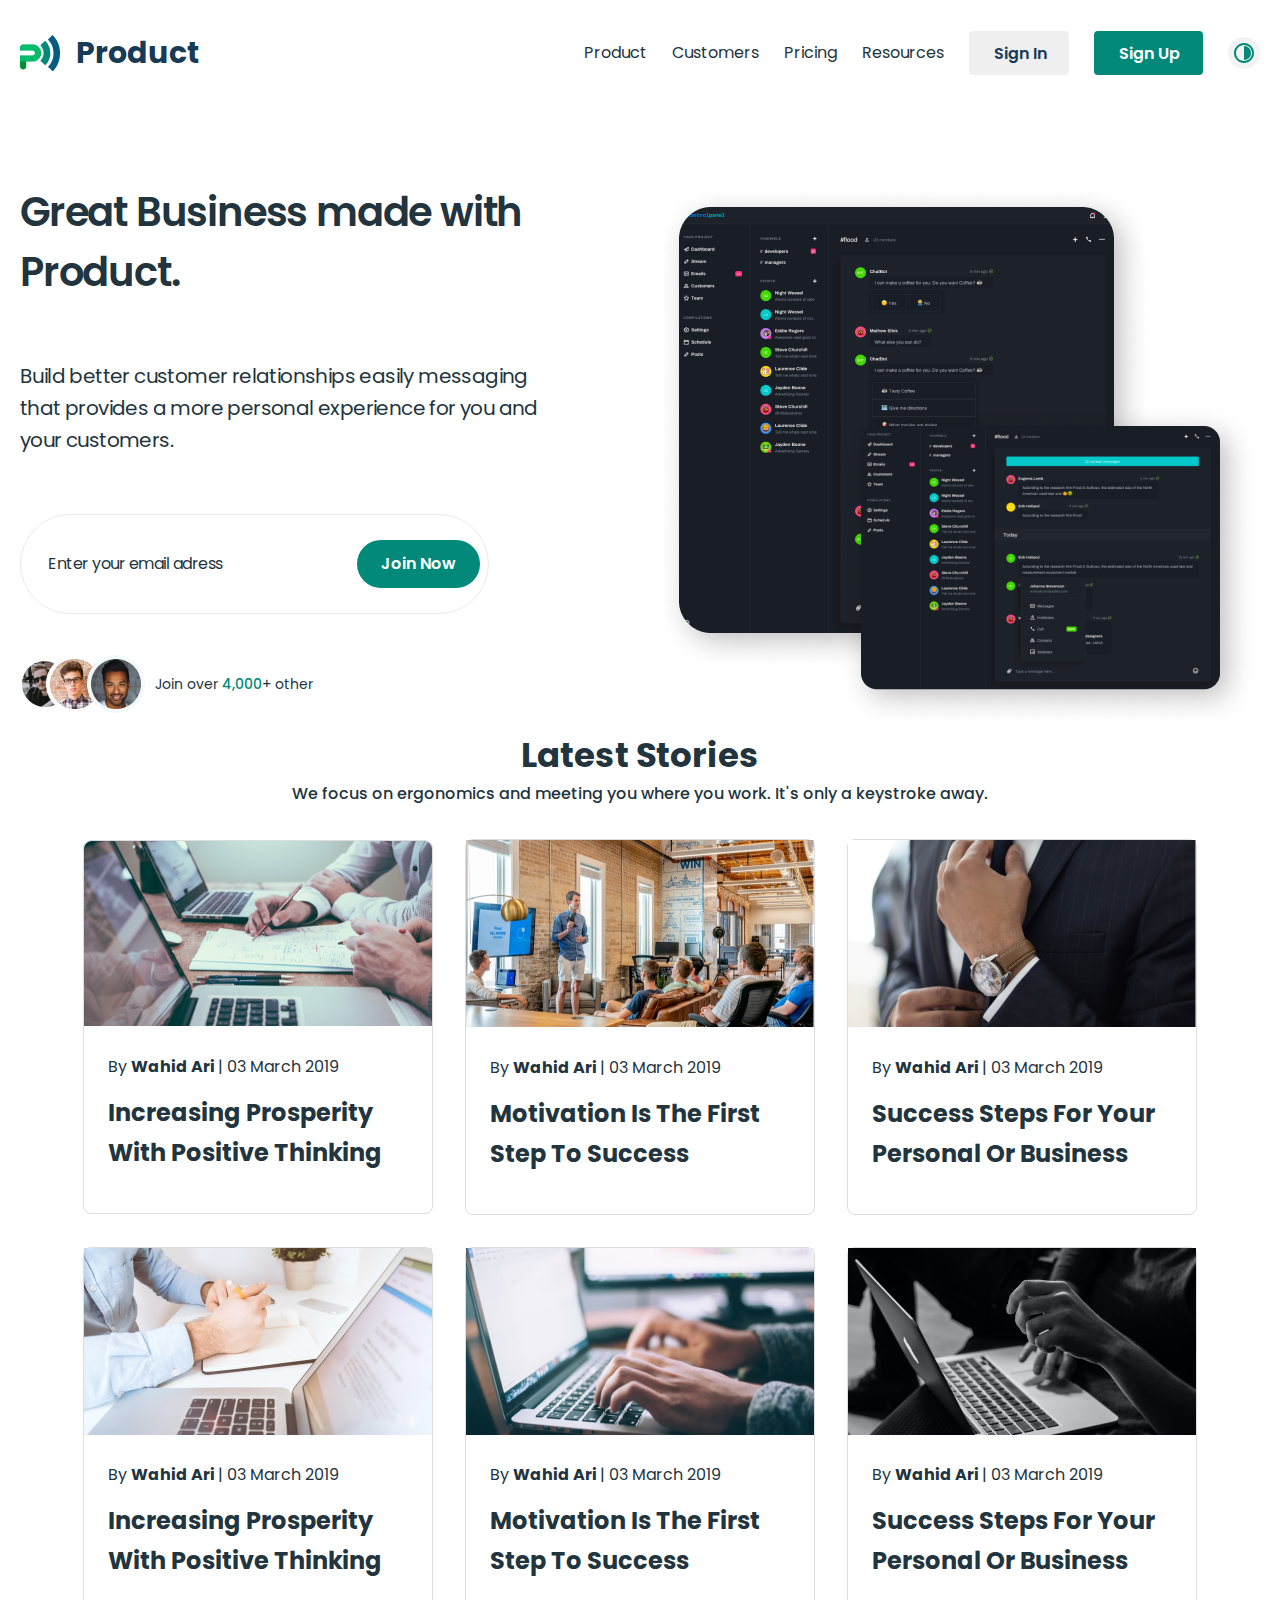
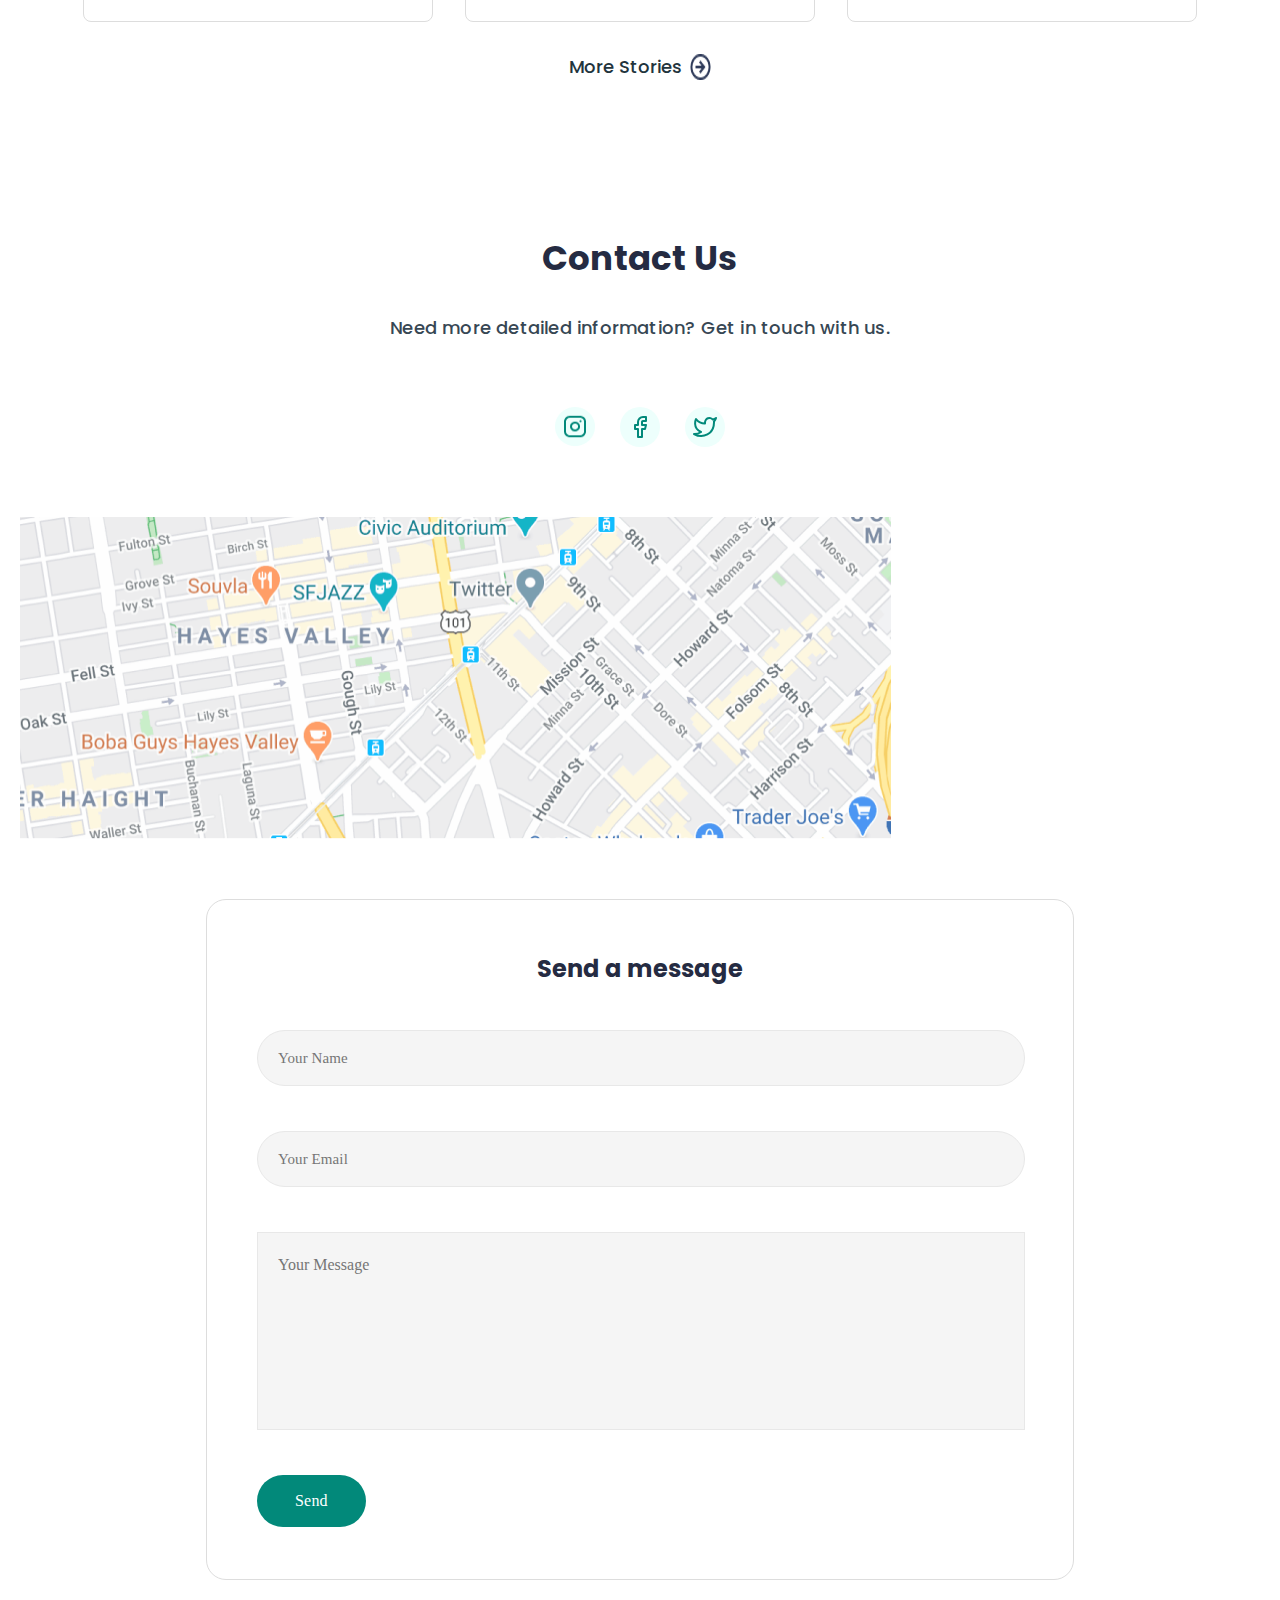
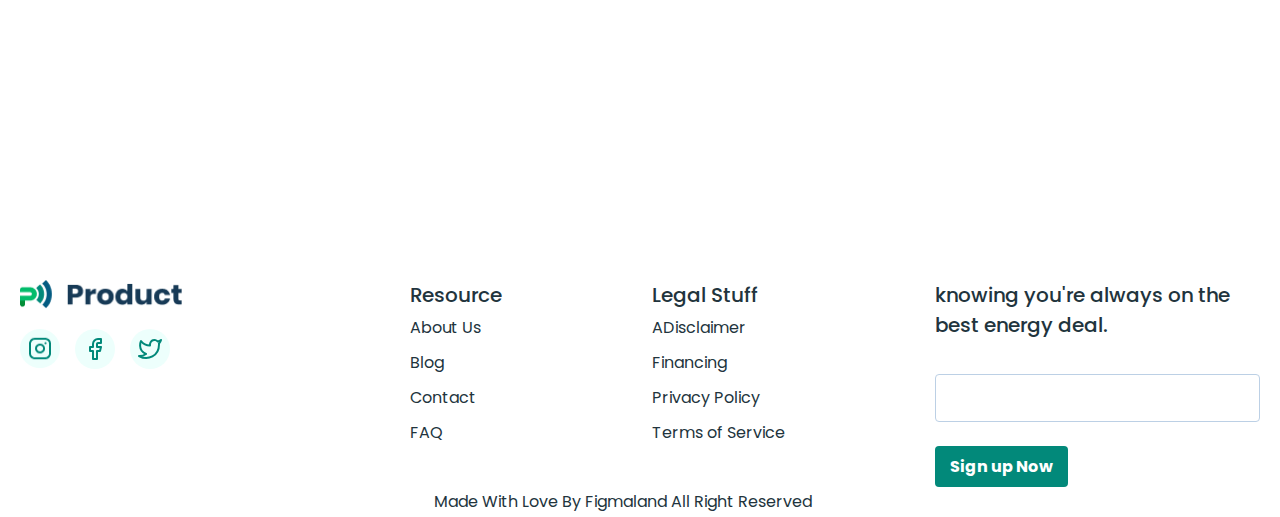
<file: recoursec.html>
<!DOCTYPE html>
<html lang="en">

<head>
    <meta charset="UTF-8">
    <meta name="viewport" content="width=device-width, initial-scale=1.0">
    <title>Document</title>
    <link rel="stylesheet" href="./css/styles.css">

</head>

<body>
    <header class="header">
        <div class="container">
            <div class="header__wrapper">
                <div class="header__left__wrapper">
                    <img src="./img/header__logo.png" alt="">
                    <h1 class="header__left_header">
                        Product
                    </h1>
                </div>
                <div class="header__right_wrapper">
                    <ul class="header__list">
                        <li class="header__item">
                            <a class="header__item" href="/">Product</a>
                        </li>
                        <li class="header__item">
                            <a class="header__item" href="./customers.html">Customers</a>
                        </li>
                        <li class="header__item">
                            <a class="header__item" href="./pricing.html">Pricing</a>
                        </li>
                        <li class="header__item">
                            <a class="header__item" href="./recoursec.html">Resources</a>
                        </li>
                    </ul>

                    <button class="header__btn-1">
                        Sign In
                    </button>
                    <button class="header__btn-2">
                        Sign Up
                    </button>

                    <span class="header__span">

                    </span>


                </div>
                <img class="header__burger" src="./img/menu.png" alt="">
            </div>
        </div>
    </header>

    <main>
        <section class="wit">
            <div class="container">
                <div class="wit__wrapper">
                    <div class="wit__left_wrapper">
                        <h2 class="wit__l-header">
                            Great Business made with Product.
                        </h2>

                        <p class="wit__l_text">
                            Build better customer relationships easily messaging that provides a more personal
                            experience for you and your customers.
                        </p>

                        <div class="wit__l-w">
                            <p class="wit__l-w-text">
                                Enter your email adress
                            </p>

                            <button class="wit__l-w-btn">
                                Join Now
                            </button>
                        </div>

                        <div class="wit__l_l_w">
                            <img class="wit__l_img" src="./img/img__wit-1.png" alt="">
                            <p class="wit__l_text-11">Join over <span class="wit__l_text-11-span">4,000</span>+ other
                            </p>
                        </div>
                    </div>

                    <div class="wit__right_wrapper">
                        <img class="wit__right_img-1" src="./img/wit--2.png" alt="">
                        <img class="wit__right_img-2" src="./img/SCREEN MASK.png" alt="">
                    </div>
                </div>
            </div>
        </section>

        <section class="lat">
            <div class="container">
                <div class="lat__wrapper">
                    <h2 class="lat__header">
                        Latest Stories
                    </h2>

                    <p class="lat__text">
                        We focus on ergonomics and meeting you where you work. It's only a keystroke away.
                    </p>


                    <ol class="lat__list">
                        <li class="lat__item">
                            <img src="./img/con__img-1.png" alt="">
                            <p class="lat__item_text">
                                By <span class="lat__item_text-span">
                                    Wahid Ari
                                </span>
                                | 03 March 2019
                            </p>
                            <h3 class="lat__item_header">
                                Increasing Prosperity With Positive Thinking
                            </h3>
                        </li>

                        <li class="lat__item">
                            <img src="./img/lat-2.png" alt="">
                            <p class="lat__item_text">
                                By <span class="lat__item_text-span">
                                    Wahid Ari
                                </span>
                                | 03 March 2019
                            </p>
                            <h3 class="lat__item_header">
                                Motivation Is The First Step To Success
                            </h3>
                        </li>

                        <li class="lat__item">
                            <img src="./img/lat-3.png" alt="">
                            <p class="lat__item_text">
                                By <span class="lat__item_text-span">
                                    Wahid Ari
                                </span>
                                | 03 March 2019
                            </p>
                            <h3 class="lat__item_header">
                                Success Steps For Your Personal Or Business
                            </h3>
                        </li>

                        <li class="lat__item">
                            <img src="./img/lat-4.png" alt="">
                            <p class="lat__item_text">
                                By <span class="lat__item_text-span">
                                    Wahid Ari
                                </span>
                                | 03 March 2019
                            </p>
                            <h3 class="lat__item_header">
                                Increasing Prosperity With Positive Thinking
                            </h3>
                        </li>

                        <li class="lat__item">
                            <img src="./img/lat-5.png" alt="">
                            <p class="lat__item_text">
                                By <span class="lat__item_text-span">
                                    Wahid Ari
                                </span>
                                | 03 March 2019
                            </p>
                            <h3 class="lat__item_header">
                                Motivation Is The First Step To Success
                            </h3>
                        </li>

                        <li class="lat__item">
                            <img src="./img/lat-6.png" alt="">
                            <p class="lat__item_text">
                                By <span class="lat__item_text-span">
                                    Wahid Ari
                                </span>
                                | 03 March 2019
                            </p>
                            <h3 class="lat__item_header">
                                Success Steps For Your Personal Or Business
                            </h3>
                        </li>
                    </ol>

                    <div class="circ">
                        <p class="more__text">
                            More Stories
                        </p>
                        <img src="./img/circle_right.png" alt="">
                    </div>

                </div>
            </div>
        </section>

        <section class="us">
            <div class="container">
                <div class="us__wrapper">
                    <div class="us__header-wrapper">
                        <h2 class="us__header__header">
                            Contact Us
                        </h2>

                        <p class="us__header_text">
                            Need more detailed information? Get in touch with us.
                        </p>

                        <img class="us__left_img-1" width="40" height="40" src="./img/footer-1.png" alt="">
                        <img class="us__left_img-2" width="40" height="40" src="./img/footer-2.svg" alt="">
                        <img class="us__left_img-3" width="40" height="40" src="./img/footer-3.svg" alt="">


                    </div>
                    <img class="map__screen-1" src="./img/map screen.png" alt="" width="871" height="323">
                    <img class="map__screen-2" src="./img/map screen 2.png" alt="">
                    <div class="us__input__wrapper">
                        <h2 class="us__input_header">
                            Send a message
                        </h2>


                        <input class="us__input-input-1" type="text" required placeholder="Your Name" name="" id="">
                        <input class="us__input-input-1" type="text" required placeholder="Your Email" name="" id="">
                        <input class="us__input-input-2" type="text" required placeholder="Your Message" name="" id="">

                        <button class="us__input_btn">
                            Send
                        </button>
                    </div>

                </div>
            </div>
        </section>

    </main>



    <footer class="footer">
        <div class="container">
            <div class="footer__wrapper">
                <div class="footer__top_wrapper">
                    
                        <a class="footer__left_wrapper" href="/">
                            <img class="footer__left_img-11" width="163" height="29px" src="./img/product.png" alt="">
                        <img class="footer__left_img-1" width="40" height="40" src="./img/footer-1.png" alt="">
                        <img class="footer__left_img-2" width="40" height="40" src="./img/footer-2.svg" alt="">
                        <img class="footer__left_img-3" width="40" height="40" src="./img/footer-3.svg" alt="">
                        </a>
                    
                </div>
                <div class="footer__center__wrapper">
                    <ol class="footer__list">
                        <li class="footer__item">
                            <h2 class="footer__item_header">
                                Resource
                            </h2>
                            <ul class="footer__item_list">
                                <li class="footer__item_item">
                                    <a class="footer__item_item" href="/">About Us</a>
                                </li>
                                <li class="footer__item_item">
                                    <a class="footer__item_item" href="/">Blog</a>
                                </li>
                                <li class="footer__item_item">
                                    <a class="footer__item_item" href="/">Contact</a>
                                </li>
                                <li class="footer__item_item">
                                    <a class="footer__item_item" href="/">FAQ</a>
                                </li>
                            </ul>
                        </li>
    
                        <li class="footer__item">
                            <h2 class="footer__item_header">
                                Legal Stuff
                            </h2>
                            <ul class="footer__item_list">
                                <li class="footer__item_item">
                                    <a class="footer__item_item" href="/">ADisclaimer</a>
                                </li>
                                <li class="footer__item_item">
                                    <a class="footer__item_item" href="/">Financing</a>
                                </li>
                                <li class="footer__item_item">
                                    <a class="footer__item_item" href="/">Privacy Policy</a>
                                </li>
                                <li class="footer__item_item">
                                    <a class="footer__item_item" href="/">Terms of Service</a>
                                </li>
                            </ul>
                        </li>
                    </ol>
                    <div class="footer__right_wrapper">
                        <h2 class="footer__right_header">
                            knowing you're always on the best energy deal.
                        </h2>
                        <input type="text" class="footer__right_input">
    
                        <button class="footer__right_btn">
                            Sign up Now
                        </button>
                    </div>
                </div>
                
                <div class="footer__bottom">
                    <h2 class="footer__bottom_header">
                        Made With Love By Figmaland All Right Reserved
                    </h2>
                </div>
            </div>
    </footer>
</body>

</html>
</file>
<file: css/styles.css>
/* poppins-300 - latin */
@font-face {
  font-display: swap; /* Check https://developer.mozilla.org/en-US/docs/Web/CSS/@font-face/font-display for other options. */
  font-family: "Poppins";
  font-style: normal;
  font-weight: 300;
  src: url("../fonts/poppins-v20-latin-300.woff2") format("woff2"); /* Chrome 36+, Opera 23+, Firefox 39+, Safari 12+, iOS 10+ */
}
/* poppins-regular - latin */
@font-face {
  font-display: swap; /* Check https://developer.mozilla.org/en-US/docs/Web/CSS/@font-face/font-display for other options. */
  font-family: "Poppins";
  font-style: normal;
  font-weight: 400;
  src: url("../fonts/poppins-v20-latin-regular.woff2") format("woff2"); /* Chrome 36+, Opera 23+, Firefox 39+, Safari 12+, iOS 10+ */
}
/* poppins-500 - latin */
@font-face {
  font-display: swap; /* Check https://developer.mozilla.org/en-US/docs/Web/CSS/@font-face/font-display for other options. */
  font-family: "Poppins";
  font-style: normal;
  font-weight: 500;
  src: url("../fonts/poppins-v20-latin-500.woff2") format("woff2"); /* Chrome 36+, Opera 23+, Firefox 39+, Safari 12+, iOS 10+ */
}
/* poppins-600 - latin */
@font-face {
  font-display: swap; /* Check https://developer.mozilla.org/en-US/docs/Web/CSS/@font-face/font-display for other options. */
  font-family: "Poppins";
  font-style: normal;
  font-weight: 600;
  src: url("../fonts/poppins-v20-latin-600.woff2") format("woff2"); /* Chrome 36+, Opera 23+, Firefox 39+, Safari 12+, iOS 10+ */
}
/* poppins-700 - latin */
@font-face {
  font-display: swap; /* Check https://developer.mozilla.org/en-US/docs/Web/CSS/@font-face/font-display for other options. */
  font-family: "Poppins";
  font-style: normal;
  font-weight: 700;
  src: url("../fonts/poppins-v20-latin-700.woff2") format("woff2"); /* Chrome 36+, Opera 23+, Firefox 39+, Safari 12+, iOS 10+ */
}
* {
  margin: 0;
  padding: 0;
  list-style-type: none;
  text-decoration: none;
  box-sizing: border-box;
}

body {
  -webkit-user-select: none;
     -moz-user-select: none;
          user-select: none;
}

html {
  scroll-behavior: smooth;
}

/*! normalize.css v8.0.1 | MIT License | github.com/necolas/normalize.css */
/* Document
   ========================================================================== */
/**
 * 1. Correct the line height in all browsers.
 * 2. Prevent adjustments of font size after orientation changes in iOS.
 */
html {
  line-height: 1.15; /* 1 */
  -webkit-text-size-adjust: 100%; /* 2 */
}

/* Sections
   ========================================================================== */
/**
 * Remove the margin in all browsers.
 */
body {
  margin: 0;
}

/**
 * Render the `main` element consistently in IE.
 */
main {
  display: block;
}

/**
 * Correct the font size and margin on `h1` elements within `section` and
 * `article` contexts in Chrome, Firefox, and Safari.
 */
h1 {
  font-size: 2em;
  margin: 0.67em 0;
}

/* Grouping content
   ========================================================================== */
/**
 * 1. Add the correct box sizing in Firefox.
 * 2. Show the overflow in Edge and IE.
 */
hr {
  box-sizing: content-box; /* 1 */
  height: 0; /* 1 */
  overflow: visible; /* 2 */
}

/**
 * 1. Correct the inheritance and scaling of font size in all browsers.
 * 2. Correct the odd `em` font sizing in all browsers.
 */
pre {
  font-family: monospace, monospace; /* 1 */
  font-size: 1em; /* 2 */
}

/* Text-level semantics
   ========================================================================== */
/**
 * Remove the gray background on active links in IE 10.
 */
a {
  background-color: transparent;
}

/**
 * 1. Remove the bottom border in Chrome 57-
 * 2. Add the correct text decoration in Chrome, Edge, IE, Opera, and Safari.
 */
abbr[title] {
  border-bottom: none; /* 1 */
  text-decoration: underline; /* 2 */
  -webkit-text-decoration: underline dotted;
          text-decoration: underline dotted; /* 2 */
}

/**
 * Add the correct font weight in Chrome, Edge, and Safari.
 */
b,
strong {
  font-weight: bolder;
}

/**
 * 1. Correct the inheritance and scaling of font size in all browsers.
 * 2. Correct the odd `em` font sizing in all browsers.
 */
code,
kbd,
samp {
  font-family: monospace, monospace; /* 1 */
  font-size: 1em; /* 2 */
}

/**
 * Add the correct font size in all browsers.
 */
small {
  font-size: 80%;
}

/**
 * Prevent `sub` and `sup` elements from affecting the line height in
 * all browsers.
 */
sub,
sup {
  font-size: 75%;
  line-height: 0;
  position: relative;
  vertical-align: baseline;
}

sub {
  bottom: -0.25em;
}

sup {
  top: -0.5em;
}

/* Embedded content
   ========================================================================== */
/**
 * Remove the border on images inside links in IE 10.
 */
img {
  border-style: none;
}

/* Forms
   ========================================================================== */
/**
 * 1. Change the font styles in all browsers.
 * 2. Remove the margin in Firefox and Safari.
 */
button,
input,
optgroup,
select,
textarea {
  font-family: inherit; /* 1 */
  font-size: 100%; /* 1 */
  line-height: 1.15; /* 1 */
  margin: 0; /* 2 */
}

/**
 * Show the overflow in IE.
 * 1. Show the overflow in Edge.
 */
button,
input { /* 1 */
  overflow: visible;
}

/**
 * Remove the inheritance of text transform in Edge, Firefox, and IE.
 * 1. Remove the inheritance of text transform in Firefox.
 */
button,
select { /* 1 */
  text-transform: none;
}

/**
 * Correct the inability to style clickable types in iOS and Safari.
 */
button,
[type=button],
[type=reset],
[type=submit] {
  -webkit-appearance: button;
}

/**
 * Remove the inner border and padding in Firefox.
 */
button::-moz-focus-inner,
[type=button]::-moz-focus-inner,
[type=reset]::-moz-focus-inner,
[type=submit]::-moz-focus-inner {
  border-style: none;
  padding: 0;
}

/**
 * Restore the focus styles unset by the previous rule.
 */
button:-moz-focusring,
[type=button]:-moz-focusring,
[type=reset]:-moz-focusring,
[type=submit]:-moz-focusring {
  outline: 1px dotted ButtonText;
}

/**
 * Correct the padding in Firefox.
 */
fieldset {
  padding: 0.35em 0.75em 0.625em;
}

/**
 * 1. Correct the text wrapping in Edge and IE.
 * 2. Correct the color inheritance from `fieldset` elements in IE.
 * 3. Remove the padding so developers are not caught out when they zero out
 *    `fieldset` elements in all browsers.
 */
legend {
  box-sizing: border-box; /* 1 */
  color: inherit; /* 2 */
  display: table; /* 1 */
  max-width: 100%; /* 1 */
  padding: 0; /* 3 */
  white-space: normal; /* 1 */
}

/**
 * Add the correct vertical alignment in Chrome, Firefox, and Opera.
 */
progress {
  vertical-align: baseline;
}

/**
 * Remove the default vertical scrollbar in IE 10+.
 */
textarea {
  overflow: auto;
}

/**
 * 1. Add the correct box sizing in IE 10.
 * 2. Remove the padding in IE 10.
 */
[type=checkbox],
[type=radio] {
  box-sizing: border-box; /* 1 */
  padding: 0; /* 2 */
}

/**
 * Correct the cursor style of increment and decrement buttons in Chrome.
 */
[type=number]::-webkit-inner-spin-button,
[type=number]::-webkit-outer-spin-button {
  height: auto;
}

/**
 * 1. Correct the odd appearance in Chrome and Safari.
 * 2. Correct the outline style in Safari.
 */
[type=search] {
  -webkit-appearance: textfield; /* 1 */
  outline-offset: -2px; /* 2 */
}

/**
 * Remove the inner padding in Chrome and Safari on macOS.
 */
[type=search]::-webkit-search-decoration {
  -webkit-appearance: none;
}

/**
 * 1. Correct the inability to style clickable types in iOS and Safari.
 * 2. Change font properties to `inherit` in Safari.
 */
::-webkit-file-upload-button {
  -webkit-appearance: button; /* 1 */
  font: inherit; /* 2 */
}

/* Interactive
   ========================================================================== */
/*
 * Add the correct display in Edge, IE 10+, and Firefox.
 */
details {
  display: block;
}

/*
 * Add the correct display in all browsers.
 */
summary {
  display: list-item;
}

/* Misc
   ========================================================================== */
/**
 * Add the correct display in IE 10+.
 */
template {
  display: none;
}

/**
 * Add the correct display in IE 10.
 */
[hidden] {
  display: none;
}

header {
  transition: all 0.4s ease-in-out !important;
}

.dark header {
  background-color: #000;
  color: white;
}
.dark header * {
  color: inherit !important;
}
.dark header button {
  background-color: #000 !important;
  border: 1px solid white !important;
}

.container {
  max-width: 1297px;
  margin: 0 auto;
  padding: 0 20px;
}

@media only screen and (max-width: 376px) {
  .header {
    padding: 18px 0px !important;
  }
  .header .header__right_wrapper {
    display: none !important;
  }
  .header .header__left__wrapper img {
    width: 40px !important;
    height: 36px !important;
  }
  .header .header__burger {
    display: block !important;
    width: 28px !important;
    height: 31px !important;
    flex-shrink: 0;
  }
}
@media only screen and (max-width: 950px) {
  .header .header__btn-2 {
    font-size: 11px !important;
  }
  .header .header__btn-1 {
    font-size: 11px !important;
  }
  .header .header__item {
    font-size: 13px !important;
  }
  .header .header__list {
    gap: 11px !important;
  }
  .header .header__left_header {
    font-size: 25px !important;
  }
}
@media only screen and (max-width: 750px) {
  .header .header__btn-2 {
    font-size: 9px !important;
    padding: 5px 15px;
  }
  .header .header__btn-1 {
    font-size: 9px !important;
    padding: 5px 15px;
  }
  .header .header__item {
    font-size: 10px !important;
  }
  .header .header__list {
    gap: 11px !important;
  }
  .header .header__left_header {
    font-size: 25px !important;
  }
}
@media only screen and (max-width: 690px) {
  .header .header__btn-2 {
    display: none !important;
  }
  .header .header__btn-1 {
    display: none !important;
  }
  .header .header__item {
    font-size: 10px !important;
  }
  .header .header__list {
    gap: 8px !important;
  }
  .header .header__left_header {
    font-size: 15px !important;
    margin-left: 8px !important;
  }
  .header .header__left__wrapper img {
    width: 25px;
    height: 20px;
  }
  .header .header__right_wrapper {
    gap: 10px !important;
  }
}
.header {
  padding: 19px 0px;
}
.header .header__burger {
  display: none;
}
.header .header__wrapper {
  display: flex;
  justify-content: space-between;
}
.header .header__left__wrapper {
  display: flex;
  align-items: center;
}
.header .header__left_header {
  color: #173A56;
  font-family: Poppins;
  font-size: 30px;
  font-style: normal;
  font-weight: 700;
  line-height: 28px; /* 93.333% */
  margin-left: 16px;
}
.header .header__right_wrapper {
  display: flex;
  align-items: center;
  gap: 25px;
}
.header .header__list {
  display: flex;
  gap: 25px;
  align-items: center;
}
.header .header__item {
  list-style-type: none;
  color: #22343D;
  font-family: Poppins;
  font-size: 16px;
  font-style: normal;
  font-weight: 400;
  line-height: 28px;
}
.header .header__btn-1 {
  color: #173A56;
  font-family: Poppins;
  font-size: 16px;
  font-style: normal;
  font-weight: 600;
  line-height: normal;
  border-radius: 4px;
  border: 1px solid #BCD0E5;
  border: none;
  padding: 10px 22px 9px 25px;
}
.header .header__btn-2 {
  border-radius: 4px;
  background: #02897A;
  color: #FFF;
  font-family: Poppins;
  font-size: 16px;
  font-style: normal;
  font-weight: 600;
  line-height: normal;
  border: none;
  padding: 10px 23px 9px 25px;
}
.header .header__span {
  width: 32px;
  height: 32px;
  display: flex;
  border-radius: 100px;
  background: #F3F3F3;
  position: relative;
}
.header .header__span::before {
  content: "";
  position: absolute;
  background-image: url(../../img/header__color.svg);
  width: 24px;
  height: 24px;
  top: 4px;
  left: 4px;
}

@media only screen and (max-width: 376px) {
  .at {
    background-position: top !important;
    background-size: 320px;
  }
  .at .at__header {
    font-size: 36px !important;
  }
  .at .at__wrapper {
    text-align: center;
    padding-top: 50px;
  }
  .at .at__btn {
    padding: 15px 24px !important;
  }
}
@media only screen and (max-width: 1360px) {
  .at {
    background-size: 500px;
  }
}
@media only screen and (max-width: 1250px) {
  .at {
    background-position: calc(50% + 230px) !important;
  }
}
@media only screen and (max-width: 970px) {
  .at {
    background-position: top !important;
    padding-top: 470px !important;
  }
  .at .at__text {
    max-width: 100% !important;
  }
  .at .at__header {
    max-width: 100% !important;
  }
  .at .at__wrapper {
    max-width: 100% !important;
    text-align: center;
    justify-content: center;
  }
}
@media only screen and (max-width: 970px) {
  .at {
    background-size: 370px !important;
  }
}
@media only screen and (max-width: 380px) {
  .at .at__btn {
    margin-right: 8px !important;
    font-size: 14px !important;
  }
}
.at {
  padding-top: 242px;
  background-image: url(../../img/main__back_foto.png);
  background-repeat: no-repeat;
  background-position: calc(50% + 361px);
}
.at .at__wrapper {
  display: flex;
  flex-wrap: wrap;
  max-width: 518px;
}
.at .at__header {
  color: #22343D;
  font-family: Poppins;
  font-size: 40px;
  font-style: normal;
  font-weight: 700;
  line-height: 60px; /* 150% */
  max-width: 400px;
}
.at .at__text {
  color: #22343D;
  font-family: Poppins;
  font-size: 18px;
  font-style: normal;
  font-weight: 400;
  line-height: 28px; /* 155.556% */
  max-width: 458px;
  margin-top: 18px;
  margin-bottom: 45px;
}
.at .at__btn {
  border-radius: 4px;
  background: #02897A;
  color: #FFF;
  font-family: Poppins;
  font-size: 16px;
  font-style: normal;
  font-weight: 700;
  line-height: normal;
  border: none;
  padding: 15px 41px;
  margin-right: 30px;
}
.at .at__link {
  color: #02897A;
  font-family: Poppins;
  font-size: 16px;
  font-style: normal;
  font-weight: 600;
  line-height: normal;
  text-decoration-line: underline;
  display: flex;
  align-items: center;
  margin-left: 8px;
}
.at .at_img {
  display: flex;
  align-items: center;
  margin-top: 16px;
}

@media only screen and (max-width: 376px) {
  .for .for__list {
    flex-wrap: wrap;
    text-align: center;
    justify-content: center;
  }
}
@media only screen and (max-width: 710px) {
  .for .for__list {
    flex-wrap: wrap;
    justify-content: center;
  }
}
.for {
  padding-top: 115px;
  background-image: url(../../img/Bg.png);
  background-position: bottom;
  background-repeat: no-repeat;
  padding-bottom: 90px;
}
.for .for__wrapper {
  display: flex;
  flex-wrap: wrap;
  justify-content: center;
}
.for .for_header {
  color: #22343D;
  text-align: center;
  font-family: Poppins;
  font-size: 32px;
  font-style: normal;
  font-weight: 700;
  line-height: normal;
  max-width: 529px;
  padding-bottom: 66px;
}
.for .for__list {
  display: flex;
  gap: 46px;
  display: flex;
}
.for .for__list-header {
  color: #22343D;
  font-family: Poppins;
  font-size: 22px;
  font-style: normal;
  font-weight: 600;
  line-height: normal;
  margin-top: 20px;
}
.for .for__item-text {
  color: #22343D;
  font-family: Poppins;
  font-size: 16px;
  font-style: normal;
  font-weight: 400;
  line-height: 26px; /* 162.5% */
  max-width: 240px;
  margin-top: 13px;
}
.for .for__btn {
  color: #FFF;
  font-family: Poppins;
  font-size: 16px;
  font-style: normal;
  font-weight: 700;
  line-height: normal;
  border-radius: 4px;
  background: #02897A;
  padding: 15px 32px;
  border: none;
  margin-top: 60px;
}

@media only screen and (max-width: 376px) {
  .man .man__top_wrapper {
    background-position: top !important;
    background-size: 320px;
    padding-top: 350px !important;
  }
  .man .man__center_wrapper {
    padding: 0px !important;
    background-position: top !important;
    background-size: 320px;
    padding-top: 350px !important;
  }
  .man .man__bottom_wrapper {
    padding: 0px !important;
    background-position: top !important;
    background-size: 320px;
    padding-top: 350px !important;
  }
  .man .man__top_left_header {
    margin-bottom: 16px !important;
  }
  .man .man__item {
    justify-content: center;
    flex-wrap: wrap;
    padding-bottom: 20px !important;
  }
  .man .man__item:nth-child(1n) {
    flex-direction: column-reverse !important;
  }
  .man .man__item_img {
    width: 349px;
    height: 306.1px;
  }
}
@media only screen and (max-width: 1060px) {
  .man .man__item:nth-child(1n) {
    flex-direction: column-reverse !important;
  }
  .man .man__top-wrapper {
    text-align: center;
  }
}
@media only screen and (max-width: 570px) {
  .man .man__item_img {
    width: 100% !important;
    height: 100% !important;
  }
}
.man {
  padding-top: 150px;
}
.man .man__top_wrapper {
  padding-top: 57px;
}
.man .man__item {
  display: flex;
  align-items: center;
  justify-content: space-between;
  padding-bottom: 150px;
}
.man .man__item .man__item:nth-child(2n) {
  display: flex;
}
.man .man__item:nth-child(2n) {
  display: flex;
  flex-direction: row-reverse;
}
.man .man__top_left-text {
  color: #22343D;
  font-family: "Poppins";
  font-size: 16px;
  font-style: normal;
  font-weight: 600;
  line-height: normal;
}
.man .man__top_left_header {
  color: #22343D;
  font-family: "Poppins";
  font-size: 32px;
  font-style: normal;
  font-weight: 700;
  line-height: normal;
  margin-top: 8px;
  margin-bottom: 131px;
}
.man .man__top_left-header-2 {
  color: #22343D;
  font-family: "Poppins";
  font-size: 16px;
  font-style: normal;
  font-weight: 600;
  line-height: 26px;
  /* 162.5% */
}
.man .man__top_left-text-2 {
  color: #22343D;
  font-family: "Poppins";
  font-size: 16px;
  font-style: normal;
  font-weight: 400;
  line-height: 26px;
  /* 162.5% */
  max-width: 486px;
  margin-top: 12px;
  margin-bottom: 25px;
}
.man .man__center_list {
  display: flex;
  flex-wrap: wrap;
  max-width: 486px;
  gap: 30px;
}
.man .man__center_item {
  display: flex;
  align-items: center;
  gap: 30px;
}
.man .man_center_img {
  width: 35px;
  height: 35px;
}
.man .man__center_left_header {
  color: #22343D;
  font-family: "Poppins";
  font-size: 32px;
  font-style: normal;
  font-weight: 700;
  line-height: normal;
  margin-top: 8px;
  margin-bottom: 23px;
}
.man .man_center_text {
  color: #22343D;
  font-family: Poppins;
  font-size: 16px;
  font-style: normal;
  font-weight: 400;
  line-height: 26px;
  /* 162.5% */
  max-width: 365px;
}
.man .man__bottom_wrapper {
  padding-top: 100px;
  margin-top: 100px;
  background-image: url(../../img/amico-3.svg);
  background-repeat: no-repeat;
  background-position: 90%;
}
.man .man__bottom_left_header {
  color: #22343D;
  font-family: "Poppins";
  font-size: 32px;
  font-style: normal;
  font-weight: 700;
  line-height: normal;
  margin-top: 8px;
  margin-bottom: 23px;
}

@media only screen and (max-width: 376px) {
  .can .can__top_wrapper {
    margin-left: 0px !important;
  }
  .can .can__header {
    font-size: 30px !important;
  }
  .can .can__text {
    font-size: 15px;
  }
  .can .can__b_item-3 {
    margin-left: 50px !important;
  }
}
@media only screen and (max-width: 1000px) {
  .can .can__text {
    max-width: 100% !important;
  }
  .can .can__top_wrapper {
    margin-left: 0px !important;
    max-width: 100% !important;
  }
  .can .can__b_item-2 {
    margin-left: 0px !important;
  }
  .can .can__b_item-3 {
    margin-left: 0px !important;
    display: flex;
    justify-content: center;
    text-align: center;
  }
}
@media only screen and (max-width: 800px) {
  .can .can__b_list {
    justify-content: center !important;
  }
}
.can {
  padding-top: 70px;
  padding-bottom: 150px;
  background-image: url(../../img/bg-2.svg);
  background-repeat: no-repeat;
  background-position: top;
}
.can .can__top_wrapper {
  display: flex;
  justify-content: center;
  flex-wrap: wrap;
  max-width: 542px;
  align-items: center;
  text-align: center;
  margin-left: 30%;
  padding-bottom: 32px;
}
.can .can__header {
  color: #22343D;
  text-align: center;
  font-family: Poppins;
  font-size: 32px;
  font-style: normal;
  font-weight: 700;
  line-height: normal;
}
.can .can__text {
  color: #22343D;
  text-align: center;
  font-family: Poppins;
  font-size: 16px;
  font-style: normal;
  font-weight: 500;
  line-height: 26px;
  /* 162.5% */
  max-width: 542px;
}
.can .can__bottom_wrapper {
  display: flex;
  flex-wrap: wrap;
  justify-content: center;
}
.can .can__b_list {
  display: flex;
  flex-wrap: wrap;
  width: 963px;
  padding-top: 31px;
  justify-content: space-between;
}
.can .can__b_item-2 {
  margin-left: 10%;
  display: flex;
  align-items: center;
  padding-bottom: 25px;
}
.can .can__b_item {
  display: flex;
  align-items: center;
  padding-bottom: 25px;
}
.can .can__b_img-1 {
  margin-right: 16px;
}
.can .can__b_img-2 {
  margin-left: 16px;
}
.can .can__b_text {
  color: #2F281E;
  font-family: Poppins;
  font-size: 16px;
  font-style: normal;
  font-weight: 500;
  line-height: normal;
  border-radius: 26.5px;
  background: #FFF;
  padding: 15px 24px;
  box-shadow: 0px 2px 15px 0px rgba(23, 58, 86, 0.1);
}
.can .can__b_item-3 {
  margin-left: 42%;
  margin-top: 20px;
}
.can .can__b_btn {
  border-radius: 4px;
  background: #02897A;
  color: #FFF;
  font-family: Poppins;
  font-size: 16px;
  font-style: normal;
  font-weight: 700;
  line-height: normal;
  padding: 15px 31px;
  border: none;
  display: flex;
  justify-content: center;
  align-items: center;
  text-align: center;
}
.can .can__btn-wrapper {
  display: flex;
  justify-content: center;
  align-items: center;
  text-align: center;
}

@media only screen and (max-width: 376px) {
  .con .con__header {
    font-size: 32px !important;
  }
  .con .con__text {
    font-size: 15px !important;
  }
  .con .con__list {
    justify-content: center !important;
    flex-wrap: wrap;
  }
  .con .con__item {
    margin-bottom: 16px;
  }
  .con .carosolt {
    margin-left: 40% !important;
  }
}
@media only screen and (max-width: 1000px) {
  .con .con__list {
    justify-content: center !important;
    flex-wrap: wrap;
    gap: 25px;
  }
  .con .con__header {
    display: flex;
    justify-content: center;
  }
  .con .con__text {
    display: flex;
    justify-content: center;
  }
}
.con .con__wrapper {
  padding-top: 150px;
}
.con .con__header {
  color: #22343D;
  font-family: Poppins;
  font-size: 34px;
  font-style: normal;
  font-weight: 700;
  line-height: normal;
}
.con .con__text {
  color: #22343D;
  font-family: Poppins;
  font-size: 16px;
  font-style: normal;
  font-weight: 500;
  line-height: 26px;
  /* 162.5% */
}
.con .con__list {
  display: flex;
  align-items: center;
  justify-content: center;
  padding-top: 33px;
  padding-bottom: 64px;
  justify-content: space-between;
}
.con .con__item_header-2 {
  color: #02897A;
  font-family: Poppins;
  font-size: 24px;
  font-style: normal;
  font-weight: 700;
  line-height: 40px; /* 166.667% */
}
.con .con__item {
  display: flex;
  flex-wrap: wrap;
  max-width: 348px;
  align-items: center;
  text-align: center;
  padding: 0px 0px 40px 0px;
  border-radius: 8px;
  background: #FFF;
  box-shadow: 0px 2px 8px 0px rgba(0, 0, 0, 0.25);
}
.con .con__item_text {
  color: #22343D;
  font-family: Poppins;
  font-size: 16px;
  font-style: normal;
  font-weight: 400;
  line-height: 28px;
  /* 175% */
  padding-top: 24px;
}
.con .con__item_text-span {
  color: #22343D;
  font-family: Poppins;
  font-size: 16px;
  font-style: normal;
  font-weight: 700;
  line-height: 28px;
}
.con .con__item_header {
  color: #22343D;
  font-family: Poppins;
  font-size: 24px;
  font-style: normal;
  font-weight: 700;
  line-height: 40px;
  /* 166.667% */
  max-width: 294px;
  padding-top: 12px;
}
.con .carosolt {
  margin-left: 47%;
}

@media only screen and (max-width: 376px) {
  .we .we__wrapper {
    display: flex;
    flex-wrap: wrap;
    justify-content: center;
  }
  .we .we__header__wrapper {
    margin-left: 0px !important;
  }
  .we .we__list {
    justify-content: center !important;
    flex-wrap: wrap;
  }
  .we .we__item {
    margin-bottom: 15px;
  }
  .we .we__item-1 {
    margin-bottom: 15px;
  }
}
@media only screen and (max-width: 1000px) {
  .we .we__list {
    display: flex;
    gap: 25px;
    justify-content: center !important;
    flex-wrap: wrap;
  }
}
.we .we__wrapper {
  padding-top: 150px;
}
.we .we__header__wrapper {
  display: flex;
  flex-wrap: wrap;
  max-width: 213px;
  justify-content: center;
  margin-left: 42%;
}
.we .we__header {
  color: #22343D;
  font-family: Poppins;
  font-size: 34px;
  font-style: normal;
  font-weight: 700;
  line-height: normal;
  display: flex;
  justify-content: center;
}
.we .we__text {
  color: #22343D;
  font-family: Poppins;
  font-size: 16px;
  font-style: normal;
  font-weight: 500;
  line-height: normal;
  padding-bottom: 42px;
  display: flex;
  justify-content: center;
}
.we .we__list {
  display: flex;
  justify-content: space-between;
}
.we .we__item {
  display: flex;
  flex-wrap: wrap;
  border-radius: 8px;
  background: #FFF;
  box-shadow: 0px 2px 8px 0px rgba(0, 0, 0, 0.25);
  padding: 24px 76px 43px 73px;
  align-items: center;
  text-align: center;
  max-width: 322px;
  justify-content: center;
}
.we .we__item_header {
  color: #22343D;
  font-family: Poppins;
  font-size: 24px;
  font-style: normal;
  font-weight: 700;
  line-height: 40px;
  /* 166.667% */
}
.we .we__item__text-1 {
  color: #22343D;
  font-family: Poppins;
  font-size: 15px;
  font-style: normal;
  font-weight: 400;
  line-height: 40px;
  /* 250% */
  display: flex;
}
.we .we__item__text-2 {
  color: #02897A;
  text-align: center;
  font-family: Poppins;
  font-size: 76px;
  font-style: normal;
  font-weight: 700;
  line-height: 100px;
  /* 131.579% */
  letter-spacing: 0.2px;
}
.we .we__item_btn {
  color: #FFF;
  font-family: Montserrat;
  font-size: 18px;
  font-style: normal;
  font-weight: 600;
  line-height: normal;
  border: none;
  border-radius: 8px;
  background: #02897A;
  padding: 11px 19px;
  margin-top: 38px;
}
.we .we__item__text-3 {
  color: #02897A;
  margin-bottom: 37px;
  /* Title */
  font-family: Inter;
  font-size: 24px;
  font-style: normal;
  font-weight: 700;
  line-height: 30px;
  /* 125% */
  letter-spacing: -13px;
}
.we .we__item__text-4 {
  color: var(--second-text, #AFAFAF);
  font-family: Poppins;
  font-size: 16px;
  font-style: normal;
  font-weight: 400;
  line-height: 19px;
  /* 118.75% */
  letter-spacing: 0.1px;
}
.we .we__item-1 {
  border-radius: 8px;
  background: #02897A;
  box-shadow: 0px 2px 8px 0px rgba(0, 0, 0, 0.25);
  display: flex;
  flex-wrap: wrap;
  padding: 24px 76px 43px 73px;
  align-items: center;
  text-align: center;
  max-width: 322px;
  justify-content: center;
}
.we .we__item_header-1-1 {
  color: #FFF;
  font-family: Poppins;
  font-size: 24px;
  font-style: normal;
  font-weight: 700;
  line-height: 40px;
  /* 166.667% */
}
.we .we__item__text-1-1 {
  color: #FFF;
  font-family: Poppins;
  font-size: 16px;
  font-style: normal;
  font-weight: 400;
  line-height: 40px;
  /* 250% */
}
.we .we__item__text-2-1 {
  color: #FFF;
  text-align: center;
  font-family: Poppins;
  font-size: 76px;
  font-style: normal;
  font-weight: 700;
  line-height: 100px;
  /* 131.579% */
  letter-spacing: 0px;
}
.we .we__item__text-3-1 {
  color: #FFF;
  margin-bottom: 37px;
  /* Title */
  font-family: Inter;
  font-size: 24px;
  font-style: normal;
  font-weight: 700;
  line-height: 30px;
  /* 125% */
  letter-spacing: -13px;
}
.we .we__item__text-4-1 {
  color: #E0E0E0;
  font-family: Poppins;
  font-size: 16px;
  font-style: normal;
  font-weight: 400;
  line-height: 19px;
  /* 118.75% */
  letter-spacing: 0.1px;
}
.we .we__item_btn-1 {
  color: #02897A;
  font-family: Montserrat;
  font-size: 18px;
  font-style: normal;
  font-weight: 600;
  line-height: normal;
  border-radius: 8px;
  background: #FFF;
  border: none;
  padding: 11px 19px;
  margin-top: 38px;
}

@media only screen and (max-width: 376px) {
  .who .who__wrapper {
    padding: 17px 21px 35px 22px !important;
    background-size: 250px;
    background-position: bottom !important;
    text-align: center;
    justify-content: center;
  }
  .who .who__img {
    width: 351px;
    height: 331px;
  }
  .who .who__wrapper-2 {
    padding-right: 0px !important;
  }
}
@media only screen and (max-width: 900px) {
  .who .who__wrapper {
    flex-wrap: wrap;
    justify-content: center;
  }
  .who .who__wrapper-2 {
    display: flex;
    flex-wrap: wrap;
    justify-content: center;
    padding: 0px !important;
  }
  .who .who__img {
    width: 100% !important;
  }
  .who .who__wrapper-2 {
    padding: 0px !important;
  }
}
.who {
  padding-top: 157px;
}
.who .who__wrapper {
  display: flex;
  border-radius: 32px;
  background: #02897A;
  padding: 49px 36px 56px 51px;
}
.who .who__wrapper-2 {
  padding-right: 200px;
}
.who .who__header {
  color: #FFF;
  font-family: Poppins;
  font-size: 32px;
  font-style: normal;
  font-weight: 600;
  line-height: 151.4%;
  /* 48.448px */
  max-width: 510px;
  margin-right: 20px;
}
.who .who__btn {
  color: #02897A;
  font-family: Poppins;
  font-size: 20px;
  font-style: normal;
  font-weight: 600;
  line-height: normal;
  margin-top: 98px;
  padding: 13px 35px 7px 33px;
  border: none;
  border-radius: 8px;
  background: #FFF;
}

@media only screen and (max-width: 400px) {
  .footer .footer__wrapper {
    flex-wrap: wrap;
    justify-content: center !important;
  }
  .footer .footer__list {
    flex-wrap: wrap;
    justify-content: center;
  }
  .footer .footer__left_wrapper {
    margin-left: 0px !important;
  }
  .footer .footer__item {
    margin-bottom: 15px;
    text-align: center;
    margin-right: 111px !important;
    margin-left: 111px !important;
  }
  .footer .footer__right_wrapper {
    text-align: center;
    justify-content: center;
  }
  .footer .footer__bottom_header {
    font-size: 13px !important;
    margin-top: 15px !important;
  }
  .footer .footer__bottom {
    margin-left: 0px !important;
  }
}
@media only screen and (max-width: 750px) {
  .footer .footer__item {
    width: 200px !important;
  }
}
@media only screen and (max-width: 1060px) {
  .footer .footer__wrapper {
    justify-content: center !important;
  }
  .footer .footer__top__wrapper {
    width: 700px;
    text-align: center;
    display: flex;
    justify-content: center;
  }
  .footer .footer__center__wrapper {
    width: 900px;
    display: flex;
    flex-wrap: wrap;
    justify-content: center;
  }
  .footer .footer__bottom {
    margin-left: 0px !important;
  }
  .footer .footer__item {
    margin: 0px !important;
    width: 240px;
    text-align: center;
    padding-bottom: 50px;
  }
  .footer .footer__right_input {
    width: 100%;
  }
}
.footer {
  padding-top: 150px;
}
.footer .footer__left_img-11 {
  margin-bottom: 20px;
}
.footer .footer__center__wrapper {
  display: flex;
}
.footer .footer__wrapper {
  display: flex;
  justify-content: space-between;
  flex-wrap: wrap;
}
.footer .footer__left_wrapper {
  display: flex;
  flex-wrap: wrap;
  max-width: 162px;
}
.footer .footer__left_img-1 {
  margin-bottom: 50px;
  margin-right: 15px;
}
.footer .footer__left_img-2 {
  margin-bottom: 50px;
  margin-right: 15px;
}
.footer .footer__left_img-3 {
  margin-bottom: 50px;
}
.footer .footer__list {
  display: flex;
}
.footer .footer__item {
  margin-right: 150px;
}
.footer .footer__item_header {
  color: #22343D;
  font-family: Poppins;
  font-size: 20px;
  font-style: normal;
  font-weight: 500;
  line-height: 30px;
  /* 150% */
}
.footer .footer__item_item {
  color: #22343D;
  font-family: Poppins;
  font-size: 16px;
  font-style: normal;
  font-weight: 400;
  line-height: 35px;
  /* 218.75% */
}
.footer .footer__right_wrapper {
  display: flex;
  flex-wrap: wrap;
  max-width: 325px;
}
.footer .footer__right_header {
  color: #22343D;
  font-family: Poppins;
  font-size: 20px;
  font-style: normal;
  font-weight: 500;
  line-height: 30px;
  /* 150% */
  margin-bottom: 34px;
}
.footer .footer__right_input {
  border-radius: 4px;
  border: 1px solid #BCD0E5;
  background: #FFF;
  width: 325px;
  height: 48px;
  flex-shrink: 0;
  margin-bottom: 24px;
}
.footer .footer__right_btn {
  color: #FFF;
  text-align: center;
  font-family: Poppins;
  font-size: 16px;
  font-style: normal;
  font-weight: 700;
  line-height: normal;
  border-radius: 4px;
  background: #02897A;
  padding: 8px 15px;
  border: none;
}
.footer .footer__bottom {
  display: flex;
  justify-content: center;
  margin-left: 414px;
}
.footer .footer__bottom_header {
  color: #22343D;
  font-family: Poppins;
  font-size: 16px;
  font-style: normal;
  font-weight: 400;
  line-height: 30px; /* 187.5% */
}

@media only screen and (max-width: 376px) {
  .hero .hero__header__wrapper {
    margin-left: 0px !important;
  }
  .hero .hero__header-2 {
    font-size: 32px !important;
  }
  .hero .hero__text {
    font-size: 15px !important;
  }
  .hero .hero__list {
    flex-wrap: wrap;
    justify-content: center !important;
  }
  .hero .hero__item {
    margin-bottom: 15px !important;
  }
  .hero .hero__item-1 {
    margin-bottom: 15px !important;
  }
}
@media only screen and (max-width: 1060px) {
  .hero .hero__list {
    justify-content: center !important;
    flex-wrap: wrap;
    gap: 20px;
  }
}
.hero .hero__wrapper {
  padding-top: 150px;
  padding-bottom: 150px;
}
.hero .hero__header__wrapper {
  display: flex;
  flex-wrap: wrap;
  max-width: 721px;
  justify-content: center;
  margin-left: 21%;
  padding-bottom: 49px;
}
.hero .hero__header {
  color: #22343D;
  font-family: Poppins;
  font-size: 24px;
  font-style: normal;
  font-weight: 600;
  line-height: normal;
  display: flex;
  justify-content: center;
}
.hero .hero__header-2 {
  color: #22343D;
  text-align: center;
  font-family: Poppins;
  font-size: 40px;
  font-style: normal;
  font-weight: 700;
  line-height: normal;
  display: flex;
  justify-content: center;
}
.hero .hero__text {
  color: #22343D;
  text-align: center;
  font-family: Poppins;
  font-size: 16px;
  font-style: normal;
  font-weight: 500;
  line-height: normal;
  display: flex;
  justify-content: center;
  padding-bottom: 45px;
}
.hero .hero__list {
  display: flex;
  justify-content: space-between;
}
.hero .hero__item {
  display: flex;
  flex-wrap: wrap;
  border-radius: 8px;
  background: #FFF;
  box-shadow: 0px 2px 8px 0px rgba(0, 0, 0, 0.25);
  padding: 24px 76px 43px 73px;
  align-items: center;
  text-align: center;
  max-width: 322px;
  justify-content: center;
}
.hero .hero__item_header {
  color: #22343D;
  font-family: Poppins;
  font-size: 24px;
  font-style: normal;
  font-weight: 700;
  line-height: 40px;
  /* 166.667% */
}
.hero .hero__item__text-1 {
  color: #22343D;
  font-family: Poppins;
  font-size: 15px;
  font-style: normal;
  font-weight: 400;
  line-height: 40px;
  /* 250% */
  display: flex;
}
.hero .hero__item__text-2 {
  color: #02897A;
  text-align: center;
  font-family: Poppins;
  font-size: 76px;
  font-style: normal;
  font-weight: 700;
  line-height: 100px;
  /* 131.579% */
  letter-spacing: 0.2px;
}
.hero .hero__item_btn {
  color: #FFF;
  font-family: Montserrat;
  font-size: 18px;
  font-style: normal;
  font-weight: 600;
  line-height: normal;
  border: none;
  border-radius: 8px;
  background: #02897A;
  padding: 11px 19px;
  margin-top: 38px;
}
.hero .hero__item__text-3 {
  color: #02897A;
  margin-bottom: 37px;
  /* Title */
  font-family: Inter;
  font-size: 24px;
  font-style: normal;
  font-weight: 700;
  line-height: 30px;
  /* 125% */
  letter-spacing: -13px;
}
.hero .hero__item__text-4 {
  color: var(--second-text, #AFAFAF);
  font-family: Poppins;
  font-size: 16px;
  font-style: normal;
  font-weight: 400;
  line-height: 19px;
  /* 118.75% */
  letter-spacing: 0.1px;
}
.hero .hero__item-1 {
  border-radius: 8px;
  background: #02897A;
  box-shadow: 0px 2px 8px 0px rgba(0, 0, 0, 0.25);
  display: flex;
  flex-wrap: wrap;
  padding: 24px 76px 43px 73px;
  align-items: center;
  text-align: center;
  max-width: 322px;
  justify-content: center;
}
.hero .hero__item_header-1-1 {
  color: #FFF;
  font-family: Poppins;
  font-size: 24px;
  font-style: normal;
  font-weight: 700;
  line-height: 40px;
  /* 166.667% */
}
.hero .hero__item__text-1-1 {
  color: #FFF;
  font-family: Poppins;
  font-size: 16px;
  font-style: normal;
  font-weight: 400;
  line-height: 40px;
  /* 250% */
}
.hero .hero__item__text-2-1 {
  color: #FFF;
  text-align: center;
  font-family: Poppins;
  font-size: 76px;
  font-style: normal;
  font-weight: 700;
  line-height: 100px;
  /* 131.579% */
  letter-spacing: 0px;
}
.hero .hero__item__text-3-1 {
  color: #FFF;
  margin-bottom: 37px;
  /* Title */
  font-family: Inter;
  font-size: 24px;
  font-style: normal;
  font-weight: 700;
  line-height: 30px;
  /* 125% */
  letter-spacing: -13px;
}
.hero .hero__item__text-4-1 {
  color: #E0E0E0;
  font-family: Poppins;
  font-size: 16px;
  font-style: normal;
  font-weight: 400;
  line-height: 19px;
  /* 118.75% */
  letter-spacing: 0.1px;
}
.hero .hero__item_btn-1 {
  color: #02897A;
  font-family: Montserrat;
  font-size: 18px;
  font-style: normal;
  font-weight: 600;
  line-height: normal;
  border-radius: 8px;
  background: #FFF;
  border: none;
  padding: 11px 19px;
  margin-top: 38px;
}

@media only screen and (max-width: 376px) {
  .ent .ent__wrapper {
    margin-left: 0px !important;
  }
}
.ent {
  background: linear-gradient(180deg, #F6F6F6 0%, rgba(246, 246, 246, 0) 100%);
}
.ent .ent__wrapper {
  text-align: center;
}
.ent .ent__header-1 {
  color: #22343D;
  font-family: Poppins;
  font-size: 24px;
  font-style: normal;
  font-weight: 600;
  line-height: normal;
  padding-bottom: 16px;
  padding-top: 53px;
}
.ent .ent__header-2 {
  color: #22343D;
  font-family: Poppins;
  font-size: 34px;
  font-style: normal;
  font-weight: 700;
  line-height: normal;
  padding-bottom: 8px;
}
.ent .ent__text {
  color: #22343D;
  font-family: Poppins;
  font-size: 18px;
  font-style: normal;
  font-weight: 400;
  line-height: normal;
  padding-bottom: 32px;
}
.ent .ent__btn {
  color: #FFF;
  font-family: Montserrat;
  font-size: 18px;
  font-style: normal;
  font-weight: 600;
  line-height: normal;
  border-radius: 8px;
  background: #02897A;
  padding: 11px 18px;
  border: none;
}

@media only screen and (max-width: 376px) {
  .is__list {
    background-size: 310px;
  }
  .is__list {
    padding-left: 0px !important;
  }
}
@media only screen and (max-width: 1100px) {
  .is .is__list {
    justify-content: center !important;
  }
}
@media only screen and (max-width: 561px) {
  .is .is_list_img {
    width: 100%;
  }
}
.is {
  padding-top: 201px;
}
.is .is_top-wrapper {
  display: flex;
  justify-content: center;
  align-items: center;
  text-align: center;
  padding-bottom: 56px;
}
.is .is_top-header {
  color: #22343D;
  font-family: Poppins;
  font-size: 34px;
  font-style: normal;
  font-weight: 700;
  line-height: normal;
}
.is .is__list {
  display: flex;
  flex-wrap: wrap;
  justify-content: space-between;
}
.is .is__item {
  display: flex;
  flex-wrap: wrap;
  align-items: center;
  gap: 15px;
  max-width: 533px;
}
.is .is__item_header {
  color: #22343D;
  text-align: center;
  font-family: Poppins;
  font-size: 24px;
  font-style: normal;
  font-weight: 600;
  line-height: normal;
}
.is .is__item_text {
  color: #22343D;
  font-family: Poppins;
  font-size: 16px;
  font-style: normal;
  font-weight: 400;
  line-height: 28px;
  /* 175% */
  margin-left: 5px;
  padding-bottom: 32px;
}

@media only screen and (max-width: 376px) {
  .not {
    padding-bottom: 0px !important;
  }
  .not .not__item-text {
    margin-left: 5px !important;
  }
  .not .item__span {
    width: 363px !important;
  }
}
@media only screen and (max-width: 933px) {
  .not .item__span {
    width: 100% !important;
  }
  .not .not__item {
    width: 100% !important;
  }
}
@media only screen and (max-width: 460px) {
  .not .not__item-text {
    margin-left: 7px !important;
    font-size: 12px !important;
  }
}
.not {
  padding-top: 150px;
  padding-bottom: 150px;
}
.not .not__wrapper {
  display: flex;
  flex-wrap: wrap;
  justify-content: center;
}
.not .not__header__wrapper {
  display: flex;
  flex-wrap: wrap;
  max-width: 560px;
  align-items: center;
  text-align: center;
  justify-content: center;
}
.not .not__header_header {
  color: #22343D;
  font-family: Poppins;
  font-size: 34px;
  font-style: normal;
  font-weight: 700;
  line-height: normal;
}
.not .not__header_text {
  color: #22343D;
  font-family: Poppins;
  font-size: 18px;
  font-style: normal;
  font-weight: 400;
  line-height: normal;
  padding-bottom: 50px;
}
.not .not__list {
  display: flex;
  flex-wrap: wrap;
  max-width: 920px;
  align-items: center;
  justify-content: center;
}
.not .not__item {
  display: flex;
  align-items: center;
  flex-wrap: wrap;
  padding-top: 16px;
}
.not .not__item_img {
  padding-bottom: 22px;
}
.not .not__item-text {
  color: #22343D;
  font-family: Poppins;
  font-size: 18px;
  font-style: normal;
  font-weight: 500;
  line-height: normal;
  margin-left: 16px;
  padding-bottom: 22px;
}
.not .not__item_text-2 {
  color: #22343D;
  font-family: Poppins;
  font-size: 16px;
  font-style: normal;
  font-weight: 400;
  line-height: normal;
}
.not .item__span {
  display: flex;
  width: 920px;
  height: 1px;
  background: #E7E7E7;
}

@media only screen and (max-width: 376px) {
  .our {
    padding-bottom: 81px !important;
  }
  .our .img-2 {
    width: 160px !important;
  }
  .our .our_img-wrapper {
    gap: 30px !important;
    flex-wrap: wrap;
    padding-top: 38px !important;
  }
}
@media only screen and (max-width: 1000px) {
  .our .our_img-wrapper {
    justify-content: center;
    flex-wrap: wrap;
  }
}
.our {
  display: flex;
  justify-content: center;
  padding-top: 100px;
  padding-bottom: 133px;
}
.our .our__wrapper {
  display: flex;
  flex-wrap: wrap;
  max-width: 800px;
  justify-content: center;
}
.our .our__header {
  color: #22343D;
  font-family: Poppins;
  font-size: 40px;
  font-style: normal;
  font-weight: 700;
  line-height: normal;
}
.our .our_img-wrapper {
  display: flex;
  align-items: center;
  text-align: center;
  gap: 64px;
  padding-top: 50px;
}

@media only screen and (max-width: 376px) {
  .why .why__header {
    font-size: 29px !important;
  }
}
@media only screen and (max-width: 1150px) {
  .why__list {
    justify-content: center !important;
    gap: 25px;
  }
}
.why {
  background: #F5F5F5;
  padding-top: 24px;
  padding-bottom: 68px;
}
.why .why__header {
  display: flex;
  align-items: center;
  justify-content: center;
  color: #22343D;
  text-align: center;
  font-family: Poppins;
  font-size: 34px;
  font-style: normal;
  font-weight: 700;
  line-height: normal;
}
.why .why__list {
  display: flex;
  flex-wrap: wrap;
  justify-content: center;
  align-items: center;
  text-align: center;
  justify-content: space-between;
  padding-top: 50px;
}
.why .why__item {
  border-radius: 10px;
  border: 1px solid #DEDEDE;
  padding: 32px 37px 34px 38px;
}
.why .why__item_header {
  color: #22343D;
  text-align: center;
  font-family: Poppins;
  font-size: 24px;
  font-style: normal;
  font-weight: 700;
  line-height: 33px;
  /* 137.5% */
  letter-spacing: 0.1px;
  padding-top: 32px;
  padding-bottom: 16px;
}
.why .why__item_text {
  color: #22343D;
  text-align: center;
  font-family: Poppins;
  font-size: 16px;
  font-style: normal;
  font-weight: 400;
  line-height: 27px;
  /* 168.75% */
  letter-spacing: 0.2px;
  max-width: 275px;
}

@media only screen and (max-width: 376px) {
  .how .how__header {
    font-size: 33px !important;
  }
  .how .how__item {
    padding-top: 25px !important;
  }
  .how .how__btn {
    margin-left: 23% !important;
  }
  .how .how__img {
    width: 100%;
  }
}
@media only screen and (max-width: 1000px) {
  .how .how__item:nth-child(2n) {
    flex-direction: unset !important;
  }
  .how .how__item {
    justify-content: center !important;
    padding-bottom: 45px !important;
  }
}
@media only screen and (max-width: 520px) {
  .how__img {
    width: 100%;
  }
}
.how {
  padding-top: 101px;
  padding-bottom: 115px;
}
.how .how__header {
  color: #22343D;
  text-align: center;
  font-family: Poppins;
  font-size: 34px;
  font-style: normal;
  font-weight: 700;
  line-height: normal;
  display: flex;
  flex-wrap: wrap;
  justify-content: center;
}
.how .how__list {
  padding-top: 108px;
}
.how .how__item:nth-child(2n) {
  flex-direction: row-reverse;
}
.how .how__item {
  justify-content: space-between;
  display: flex;
  flex-wrap: wrap;
  gap: 16px;
  padding-bottom: 70px;
  align-items: center;
}
.how .how__item__header-1 {
  color: #22343D;
  font-family: Poppins;
  font-size: 20px;
  font-style: normal;
  font-weight: 500;
  line-height: normal;
  margin-right: 150px;
}
.how .how__item__header-2 {
  color: #22343D;
  font-family: Poppins;
  font-size: 24px;
  font-style: normal;
  font-weight: 600;
  line-height: normal;
}
.how .how__item__text {
  color: #22343D;
  font-family: Poppins;
  font-size: 16px;
  font-style: normal;
  font-weight: 400;
  line-height: 28px;
  /* 175% */
  max-width: 438px;
}
.how .how__btn {
  color: #FFF;
  font-family: Montserrat;
  font-size: 18px;
  font-style: normal;
  font-weight: 600;
  line-height: normal;
  border-radius: 8px;
  background: #02897A;
  border: none;
  padding: 11px 18px;
  display: flex;
  flex-wrap: wrap;
  justify-content: center;
  margin-left: 45%;
}

@media only screen and (max-width: 376px) {
  .of .of__header {
    max-width: 337px !important;
  }
  .of .of__list {
    flex-wrap: wrap;
    gap: 66px !important;
    justify-content: center !important;
  }
}
@media only screen and (max-width: 731px) {
  .of .of__list {
    justify-content: center !important;
    flex-wrap: wrap;
    gap: 150px !important;
  }
}
.of {
  padding-top: 35px;
  padding-bottom: 45px;
  display: flex;
  justify-content: center;
  background: linear-gradient(180deg, #F5F5F5 0%, rgba(245, 245, 245, 0) 100%);
}
.of .of__wrapper {
  display: flex;
  justify-content: center;
  flex-wrap: wrap;
  max-width: 700px;
}
.of .of__header {
  color: #22343D;
  text-align: center;
  font-family: Poppins;
  font-size: 32px;
  font-style: normal;
  font-weight: 700;
  line-height: normal;
  max-width: 537px;
  display: flex;
  flex-wrap: wrap;
  justify-content: center;
}
.of .of__list {
  display: flex;
  justify-content: space-between;
  gap: 227px;
  padding-top: 93px;
}
.of .of__item {
  text-align: center;
  max-width: 248px;
}
.of .of__item_header {
  color: #000;
  font-family: Poppins;
  font-size: 24px;
  font-style: normal;
  font-weight: 500;
  line-height: 28px; /* 116.667% */
  padding-bottom: 16px;
}
.of .of__item_text {
  color: #22343D;
  text-align: center;
  font-family: Poppins;
  font-size: 18px;
  font-style: normal;
  font-weight: 400;
  line-height: 32px; /* 177.778% */
  padding-bottom: 12px;
}
.of .of__item_text-2 {
  color: #000;
  font-family: Poppins;
  font-size: 15px;
  font-style: normal;
  font-weight: 500;
  line-height: 28px; /* 175% */
}

@media only screen and (max-width: 376px) {
  .wit {
    padding-bottom: 50px !important;
  }
  .wit .wit__wrapper {
    flex-wrap: wrap;
    text-align: center;
  }
  .wit .wit__right_img-1 {
    display: none !important;
  }
  .wit .wit__right_img-2 {
    display: block !important;
    width: 339px;
    height: 263.291px;
    flex-shrink: 0;
  }
  .wit .wit__l-w-text {
    font-size: 14px !important;
    margin-right: 9px !important;
  }
  .wit .wit__l-w-btn {
    font-size: 14px !important;
  }
}
@media only screen and (max-width: 1190px) {
  .wit__wrapper {
    justify-content: center !important;
    flex-wrap: wrap;
  }
  .wit__left_wrapper {
    max-width: 100% !important;
    justify-content: center;
    text-align: center;
  }
}
@media only screen and (max-width: 577px) {
  .wit .wit__right_img-1 {
    display: none !important;
  }
  .wit .wit__right_img-2 {
    display: block !important;
    padding: 50px 0px;
    width: 100%;
  }
}
.wit {
  padding-top: 77px;
}
.wit .wit__right_img-1 {
  display: block;
}
.wit .wit__right_img-2 {
  display: none;
}
.wit .wit__wrapper {
  display: flex;
  justify-content: space-between;
}
.wit .wit__left_wrapper {
  display: flex;
  flex-wrap: wrap;
  max-width: 535px;
  gap: 24px;
}
.wit .wit__l-header {
  color: #22343D;
  font-family: Poppins;
  font-size: 40px;
  font-style: normal;
  font-weight: 600;
  line-height: 149%;
  /* 59.6px */
  letter-spacing: -1.2px;
}
.wit .wit__l_text {
  color: #22343D;
  font-family: Poppins;
  font-size: 20px;
  font-style: normal;
  font-weight: 400;
  line-height: 160%;
  /* 32px */
  letter-spacing: -0.6px;
}
.wit .wit__l-w {
  display: flex;
  align-items: center;
  max-width: 469.45px;
  border-radius: 100px;
  border: 1px solid #EAEAEA;
  padding: 8px 8px 8px 27px;
}
.wit .wit__l-w-text {
  color: #22343D;
  font-feature-settings: "clig" off, "liga" off;
  font-family: Poppins;
  font-size: 16px;
  font-style: normal;
  font-weight: 400;
  line-height: 100%;
  /* 16px */
  letter-spacing: -0.48px;
  margin-right: 134px;
}
.wit .wit__l-w-btn {
  border: none;
  border-radius: 100px;
  background: #02897A;
  color: #FFF;
  font-feature-settings: "clig" off, "liga" off;
  font-family: Poppins;
  font-size: 16px;
  font-style: normal;
  font-weight: 600;
  line-height: 0px;
  padding: 24px;
}
.wit .wit__l_img {
  display: flex;
}
.wit .wit__l_text-11 {
  color: #22343D;
  font-family: Poppins;
  font-size: 14px;
  font-style: normal;
  font-weight: 400;
  line-height: normal;
}
.wit .wit__l_text-11-span {
  color: #02897A;
  font-family: Poppins;
  font-size: 14px;
  font-style: normal;
  font-weight: 500;
  line-height: normal;
}
.wit .wit__l_l_w {
  display: flex;
  gap: 10px;
  align-items: center;
}

.lat .lat__header {
  display: flex;
  justify-content: center;
  color: #22343D;
  font-family: Poppins;
  font-size: 34px;
  font-style: normal;
  font-weight: 700;
  line-height: normal;
}
.lat .lat__text {
  display: flex;
  justify-content: center;
  color: #22343D;
  font-family: Poppins;
  font-size: 16px;
  font-style: normal;
  font-weight: 500;
  line-height: 26px;
  /* 162.5% */
}
.lat .lat__list {
  display: flex;
  flex-wrap: wrap;
  justify-content: center;
  align-items: center;
  gap: 32px;
  padding-top: 32px;
  padding-bottom: 32px;
}
.lat .lat__item {
  border-radius: 8px;
  background: #FFF;
  border: 1px solid #DDD;
}
.lat .lat__item_text {
  padding-top: 22px;
  color: #22343D;
  font-family: Poppins;
  font-size: 16px;
  font-style: normal;
  font-weight: 400;
  line-height: 28px;
  /* 175% */
  margin-left: 24px;
  padding-bottom: 12px;
}
.lat .lat__item_text-span {
  color: #22343D;
  font-family: Poppins;
  font-size: 16px;
  font-style: normal;
  font-weight: 700;
  line-height: 28px;
}
.lat .lat__item_header {
  color: #22343D;
  font-family: Poppins;
  font-size: 24px;
  font-style: normal;
  font-weight: 700;
  line-height: 40px;
  /* 166.667% */
  max-width: 294px;
  margin-left: 24px;
  padding-bottom: 40px;
}
.lat .circ {
  display: flex;
  justify-content: center;
}
.lat .more__text {
  color: #22343D;
  font-family: Poppins;
  font-size: 18px;
  font-style: normal;
  font-weight: 500;
  line-height: 26px;
  /* 144.444% */
  margin-right: 8px;
}

@media only screen and (max-width: 376px) {
  .us .map__screen-1 {
    display: none !important;
  }
  .us .map__screen-2 {
    display: block !important;
    width: 329px;
  }
  .us .us__input__wrapper {
    margin-left: 0px !important;
    padding: 0px !important;
    border: none !important;
  }
  .us .us__input-input-1 {
    width: 344px !important;
  }
  .us .us__input-input-2 {
    width: 344px !important;
    padding: 24px 50px 154px 20px !important;
  }
  .us .us__input_btn {
    margin-right: 230px !important;
  }
}
@media only screen and (max-width: 1050px) {
  .us .map__screen-1 {
    width: 100%;
  }
  .us .us__input__wrapper {
    max-width: 100% !important;
    margin-left: 0px !important;
  }
  .us .us__input-input-1 {
    width: 100% !important;
  }
  .us .us__input-input-2 {
    width: 100% !important;
    padding: 23px 23px 154px 20px !important;
  }
}
.us {
  padding-top: 150px;
  padding-bottom: 150px;
}
.us .map__screen-1 {
  display: block;
}
.us .map__screen-2 {
  display: none;
}
.us .us__wrapper {
  text-align: center;
}
.us .us__header-wrapper {
  text-align: center;
  padding-bottom: 65px;
}
.us .us__header__header {
  color: #252B42;
  text-align: center;
  font-family: Poppins;
  font-size: 34px;
  font-style: normal;
  font-weight: 700;
  line-height: 57px;
  /* 167.647% */
  letter-spacing: 0.2px;
  padding-bottom: 27px;
}
.us .us__header_text {
  color: #374754;
  text-align: center;
  font-family: Poppins;
  font-size: 18px;
  font-style: normal;
  font-weight: 500;
  line-height: 28px;
  /* 155.556% */
  letter-spacing: 0.2px;
  padding-bottom: 65px;
}
.us .us__left_img-1 {
  margin-right: 21px;
}
.us .us__left_img-2 {
  margin-right: 21px;
}
.us .us__input__wrapper {
  padding: 52px 50px;
  max-width: 868px;
  margin-left: 15%;
  border-radius: 20px;
  border: 1px solid #DDD;
  background: #FFF;
  margin-top: 60px;
}
.us .us__input_header {
  color: #252B42;
  font-family: Poppins;
  font-size: 24px;
  font-style: normal;
  font-weight: 700;
  line-height: 33px;
  /* 137.5% */
  letter-spacing: 0.1px;
  padding-bottom: 45px;
}
.us .us__input-input-1 {
  border-radius: 39px;
  border: 1px solid #E8E8E8;
  background: #F5F5F5;
  color: #22343D;
  font-family: Roboto;
  font-size: 15px;
  font-style: normal;
  font-weight: 400;
  line-height: 16px;
  /* 106.667% */
  letter-spacing: 0.1px;
  padding: 19px 20px;
  width: 768px;
  margin-bottom: 45px;
}
.us .us__input-input-2 {
  border: 1px solid #E8E8E8;
  background: #F5F5F5;
  width: 768px;
  padding: 23px 650px 154px 20px;
}
.us .us__input_btn {
  border-radius: 35px;
  background: #02897A;
  color: #FFF;
  /* Button */
  font-family: Roboto;
  font-size: 16px;
  font-style: normal;
  font-weight: 500;
  line-height: 16px;
  /* 100% */
  letter-spacing: 0.2px;
  padding: 18px 38px;
  border: none;
  margin-top: 45px;
  margin-right: 730px;
}

header {
  position: fixed !important;
  top: 0;
  left: 0;
  right: 0;
  z-index: 99;
  background-color: #fff;
}

main {
  padding-top: 106.2px;
}/*# sourceMappingURL=styles.css.map */
</file>
